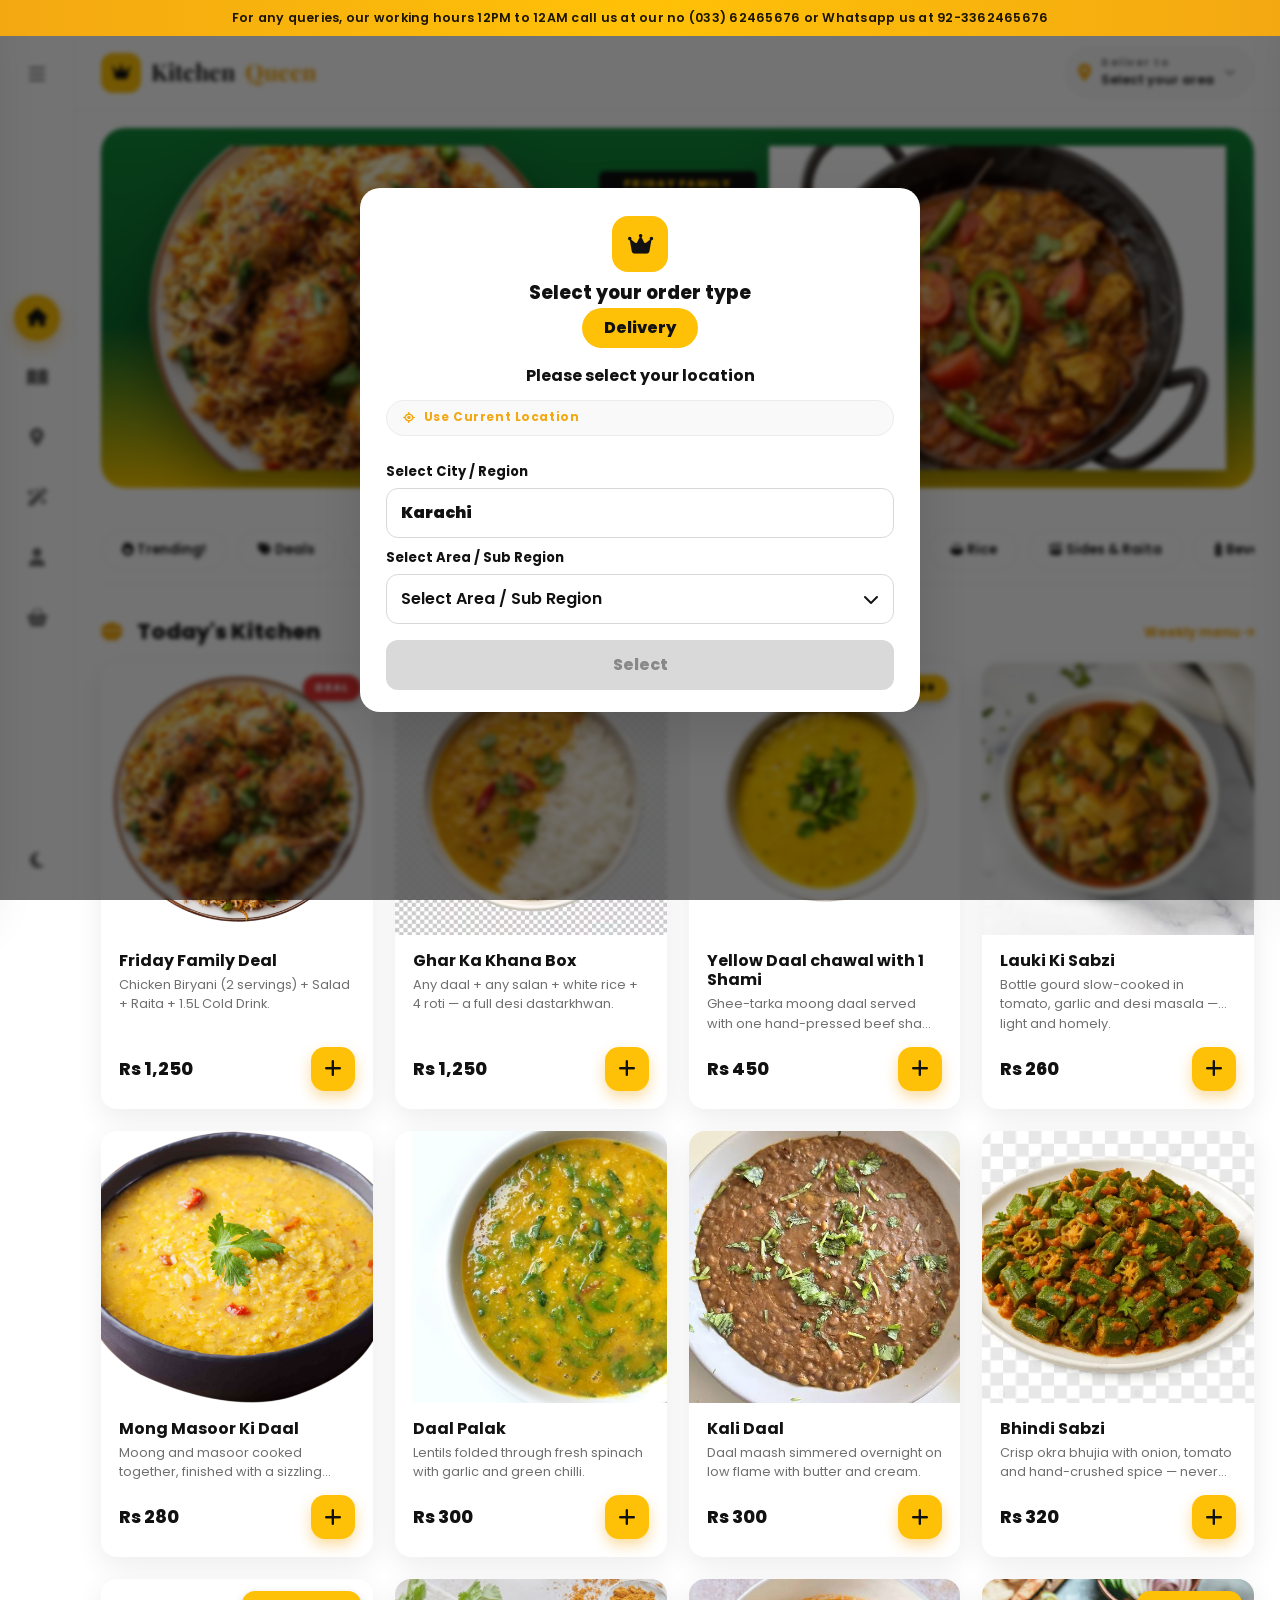
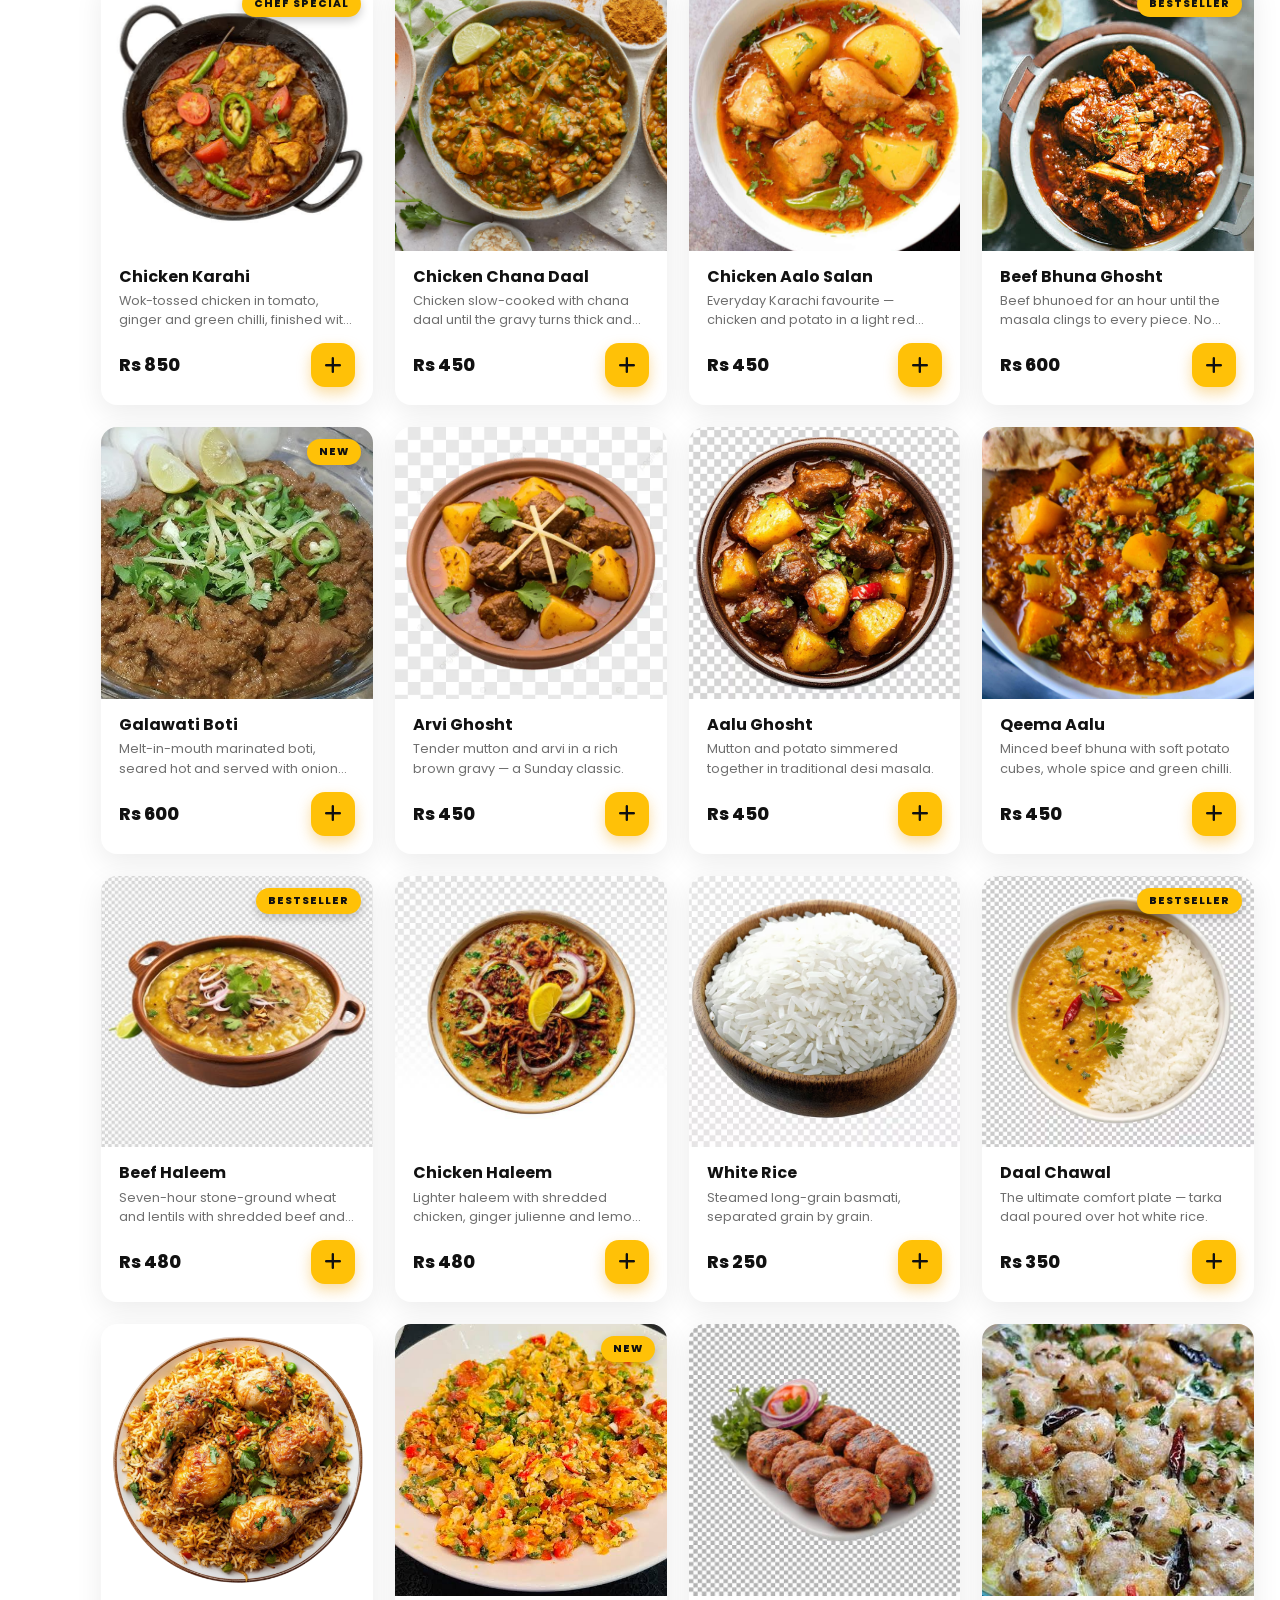
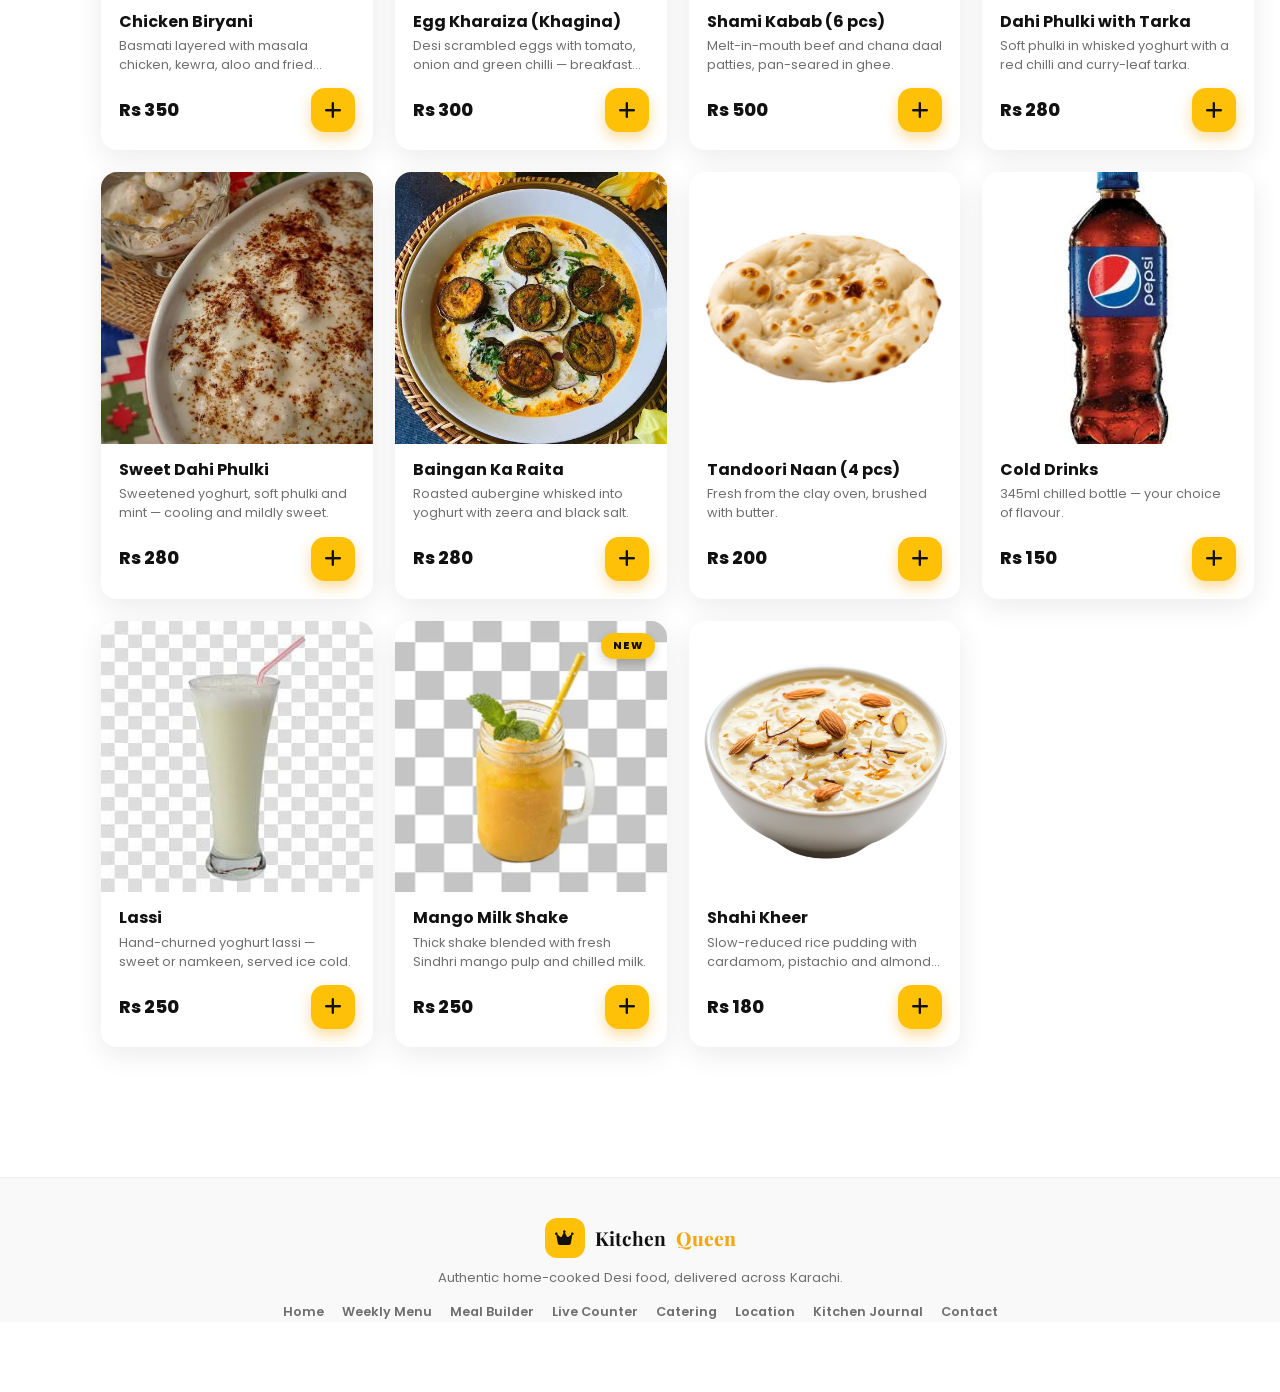
<file: index.html>
<!DOCTYPE html>
<html lang="en">
<head>
<meta charset="UTF-8">
<meta name="viewport" content="width=device-width, initial-scale=1">
<title>Kitchen Queen — Home-Cooked Desi Food Delivery in Karachi</title>
<meta name="description" content="Order authentic home-cooked Pakistani desi food in Karachi. Biryani, karahi, salan and daily fresh thalis delivered hot from Kitchen Queen's home kitchen.">
<link rel="icon" href="favicon.ico">
<link rel="preconnect" href="https://fonts.googleapis.com">
<link rel="preconnect" href="https://fonts.gstatic.com" crossorigin>
<link href="https://fonts.googleapis.com/css2?family=Playfair+Display:wght@600;700;800&family=Poppins:wght@300;400;500;600;700;800&family=Roboto+Mono:wght@400;500;700&display=swap" rel="stylesheet">
<link href="https://cdn.jsdelivr.net/npm/bootstrap@5.3.3/dist/css/bootstrap.min.css" rel="stylesheet">
<link href="https://cdnjs.cloudflare.com/ajax/libs/font-awesome/6.5.2/css/all.min.css" rel="stylesheet">
<link href="assets/css/style.css" rel="stylesheet">
</head>
<body data-page="index">

<nav id="kqRail"></nav>
<header id="kqHeader"></header>

<main class="kq-main">

  <div id="heroCarousel" class="carousel slide kq-hero" data-bs-ride="carousel">
    <div class="carousel-indicators">
      <button type="button" data-bs-target="#heroCarousel" data-bs-slide-to="0" class="active" aria-label="Slide 1"></button>
      <button type="button" data-bs-target="#heroCarousel" data-bs-slide-to="1" aria-label="Slide 2"></button>
      <button type="button" data-bs-target="#heroCarousel" data-bs-slide-to="2" aria-label="Slide 3"></button>
    </div>
    <div class="carousel-inner">
      <div class="carousel-item active">
        <div class="kq-hero-banner hero-gold">
          <img class="hero-food left" src="images/Chicken Biryani.webp" alt="Chicken Biryani">
          <div class="hero-copy">
            <span class="hero-kicker">FRIDAY FAMILY DEAL</span>
            <h1>2x <b>DESI</b><br><b>THALI</b></h1>
            <div class="hero-price"><s>Rs. 1,899</s><strong>Rs. 1,450</strong></div>
          </div>
          <img class="hero-food right" src="images/karahi.jpg" alt="Chicken Karahi">
        </div>
      </div>
      <div class="carousel-item">
        <div class="kq-hero-banner hero-dark">
          <img class="hero-food left" src="images/beef haleem.jpg" alt="Haleem">
          <div class="hero-copy">
            <span class="hero-kicker">WEEKEND SPECIAL</span>
            <h1>SLOW <b>COOKED</b><br><b>HALEEM</b></h1>
            <div class="hero-price"><s>Rs. 460</s><strong>Rs. 400</strong></div>
          </div>
          <img class="hero-food right" src="images/chicken haleem.jpg" alt="Chicken Haleem">
        </div>
      </div>
      <div class="carousel-item">
        <div class="kq-hero-banner hero-warm">
          <img class="hero-food left" src="images/Daal Chawal.jpg" alt="Daal Chawal">
          <div class="hero-copy">
            <span class="hero-kicker">GHAR KA KHANA BOX</span>
            <h1>FULL <b>DESI</b><br><b>BOX</b></h1>
            <div class="hero-price"><s>Rs. 1,290</s><strong>Rs. 999</strong></div>
          </div>
          <img class="hero-food right" src="images/Yellow daal.png" alt="Yellow Daal">
        </div>
      </div>
    </div>
    <button class="carousel-control-prev" type="button" data-bs-target="#heroCarousel" data-bs-slide="prev"><span class="carousel-control-prev-icon"></span><span class="visually-hidden">Previous</span></button>
    <button class="carousel-control-next" type="button" data-bs-target="#heroCarousel" data-bs-slide="next"><span class="carousel-control-next-icon"></span><span class="visually-hidden">Next</span></button>
  </div>

  <div class="kq-cats" id="kqCats"></div>

  <div class="kq-section-head">
    <h2><i class="fa-solid fa-bowl-food"></i> Today's Kitchen</h2>
    <a class="kq-read-more" href="menu.html">Weekly menu <i class="fa-solid fa-arrow-right"></i></a>
  </div>

  <div class="kq-grid" id="kqGrid"></div>

</main>

<footer id="kqFooter"></footer>
<div id="kqShellExtras"></div>

<script src="https://cdn.jsdelivr.net/npm/bootstrap@5.3.3/dist/js/bootstrap.bundle.min.js"></script>
<script src="assets/js/script.js"></script>
</body>
</html>
</file>
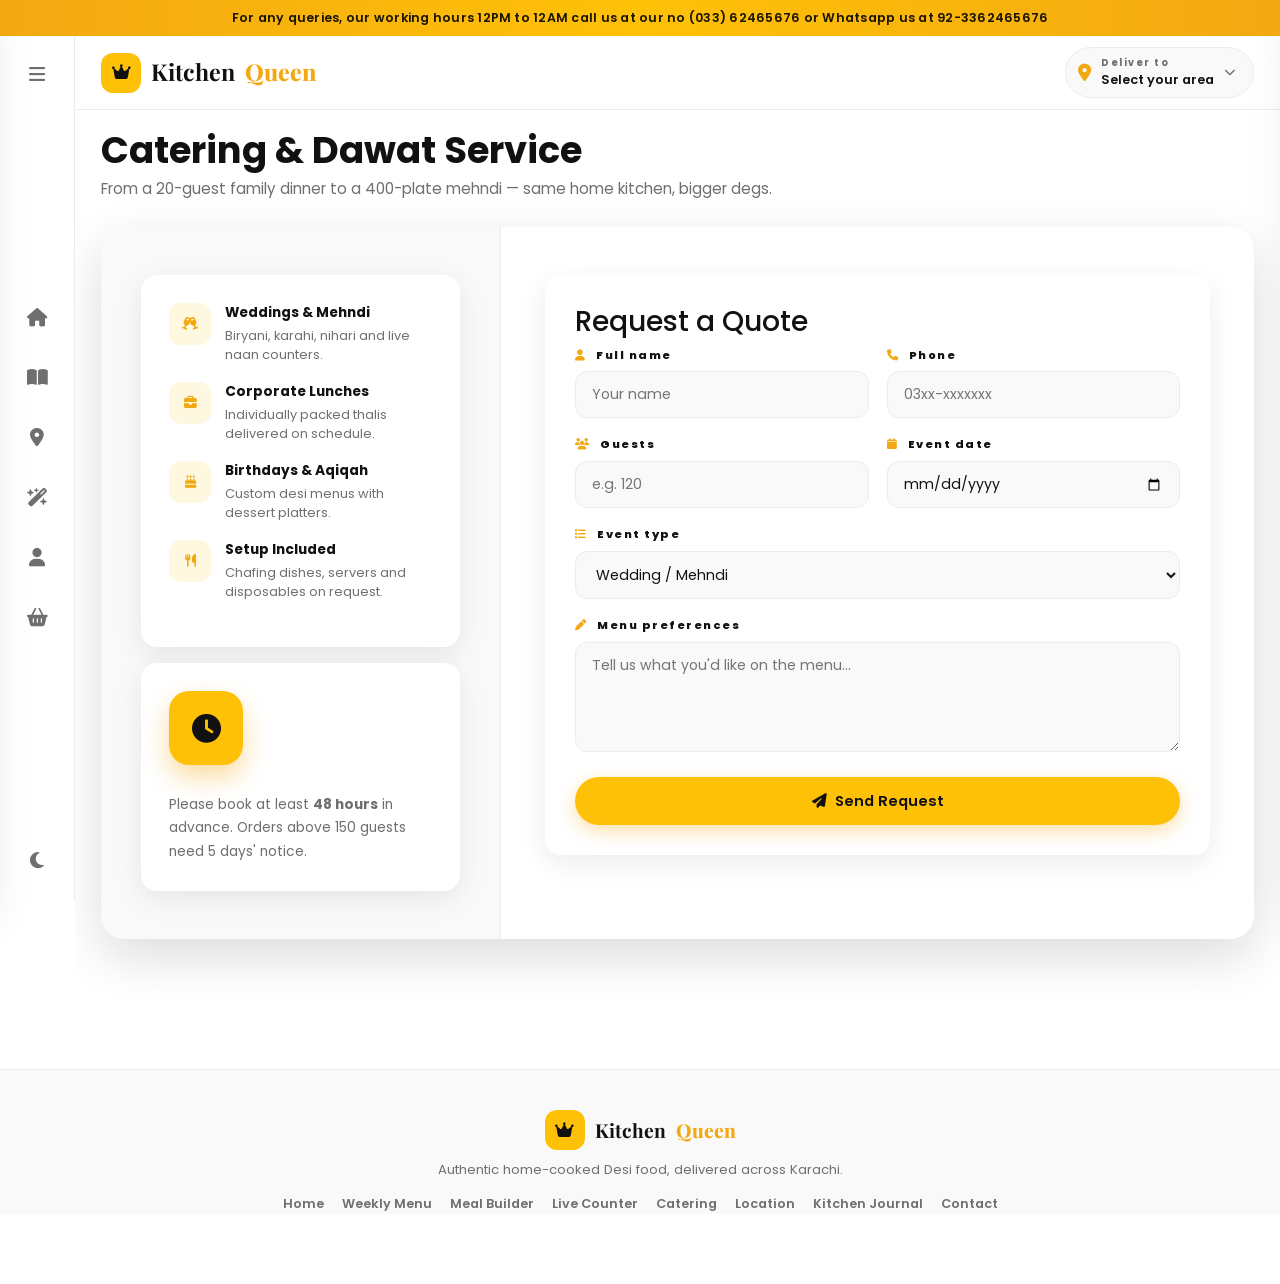
<file: catering.html>
<!DOCTYPE html>
<html lang="en">
<head>
<meta charset="UTF-8">
<meta name="viewport" content="width=device-width, initial-scale=1">
<title>Desi Catering for Events in Karachi — Kitchen Queen</title>
<meta name="description" content="Home-style desi catering for mehndis, dawats, offices and family gatherings across Karachi. Request a custom quote from Kitchen Queen.">
<link rel="icon" href="favicon.ico">
<link rel="preconnect" href="https://fonts.googleapis.com">
<link rel="preconnect" href="https://fonts.gstatic.com" crossorigin>
<link href="https://fonts.googleapis.com/css2?family=Playfair+Display:wght@600;700;800&family=Poppins:wght@300;400;500;600;700;800&family=Roboto+Mono:wght@400;500;700&display=swap" rel="stylesheet">
<link href="https://cdn.jsdelivr.net/npm/bootstrap@5.3.3/dist/css/bootstrap.min.css" rel="stylesheet">
<link href="https://cdnjs.cloudflare.com/ajax/libs/font-awesome/6.5.2/css/all.min.css" rel="stylesheet">
<link href="assets/css/style.css" rel="stylesheet">
</head>
<body data-page="catering">

<nav id="kqRail"></nav>
<header id="kqHeader"></header>

<main class="kq-main">
  <h1 class="kq-page-title">Catering &amp; Dawat Service</h1>
  <p class="kq-page-sub">From a 20-guest family dinner to a 400-plate mehndi — same home kitchen, bigger degs.</p>

  <div class="kq-catering">
    <div class="kq-cater-left">
      <div class="kq-info-card">
        <div class="kq-info-row"><span class="ico"><i class="fa-solid fa-champagne-glasses"></i></span><span><b>Weddings &amp; Mehndi</b><span>Biryani, karahi, nihari and live naan counters.</span></span></div>
        <div class="kq-info-row"><span class="ico"><i class="fa-solid fa-briefcase"></i></span><span><b>Corporate Lunches</b><span>Individually packed thalis delivered on schedule.</span></span></div>
        <div class="kq-info-row"><span class="ico"><i class="fa-solid fa-cake-candles"></i></span><span><b>Birthdays &amp; Aqiqah</b><span>Custom desi menus with dessert platters.</span></span></div>
        <div class="kq-info-row"><span class="ico"><i class="fa-solid fa-utensils"></i></span><span><b>Setup Included</b><span>Chafing dishes, servers and disposables on request.</span></span></div>
      </div>
      <div class="kq-info-card" style="margin-top:16px">
        <div class="kq-cater-ico"><i class="fa-solid fa-clock"></i></div>
        <p style="margin:0;font-size:.86rem">Please book at least <b>48 hours</b> in advance. Orders above 150 guests need 5 days' notice.</p>
      </div>
    </div>

    <div class="kq-cater-right">
      <form class="kq-form-card" id="kqCaterForm" novalidate>
        <h3>Request a Quote</h3>
        <div class="kq-form-2col">
          <div class="kq-field">
            <label for="cname"><i class="fa-solid fa-user"></i> Full name</label>
            <input type="text" id="cname" data-required placeholder="Your name">
            <span class="kq-req-badge">Please enter your name</span>
          </div>
          <div class="kq-field">
            <label for="cphone"><i class="fa-solid fa-phone"></i> Phone</label>
            <input type="tel" id="cphone" data-required data-phone placeholder="03xx-xxxxxxx">
            <span class="kq-req-badge">Enter a valid Pakistani number</span>
          </div>
        </div>
        <div class="kq-form-2col">
          <div class="kq-field">
            <label for="guests"><i class="fa-solid fa-users"></i> Guests</label>
            <input type="number" id="guests" data-required min="10" placeholder="e.g. 120">
            <span class="kq-req-badge">How many guests?</span>
          </div>
          <div class="kq-field">
            <label for="cdate"><i class="fa-solid fa-calendar"></i> Event date</label>
            <input type="date" id="cdate" data-required>
            <span class="kq-req-badge">Pick a date</span>
          </div>
        </div>
        <div class="kq-field">
          <label for="ctype"><i class="fa-solid fa-list"></i> Event type</label>
          <select id="ctype">
            <option>Wedding / Mehndi</option>
            <option>Corporate lunch</option>
            <option>Birthday / Aqiqah</option>
            <option>Family dawat</option>
          </select>
        </div>
        <div class="kq-field">
          <label for="cnotes"><i class="fa-solid fa-pen"></i> Menu preferences</label>
          <textarea id="cnotes" rows="4" placeholder="Tell us what you'd like on the menu..."></textarea>
        </div>
        <button class="kq-btn" type="submit" style="width:100%"><i class="fa-solid fa-paper-plane"></i> Send Request</button>
      </form>
    </div>
  </div>
</main>

<footer id="kqFooter"></footer>
<div id="kqShellExtras"></div>

<script src="https://cdn.jsdelivr.net/npm/bootstrap@5.3.3/dist/js/bootstrap.bundle.min.js"></script>
<script src="assets/js/script.js"></script>
</body>
</html>
</file>
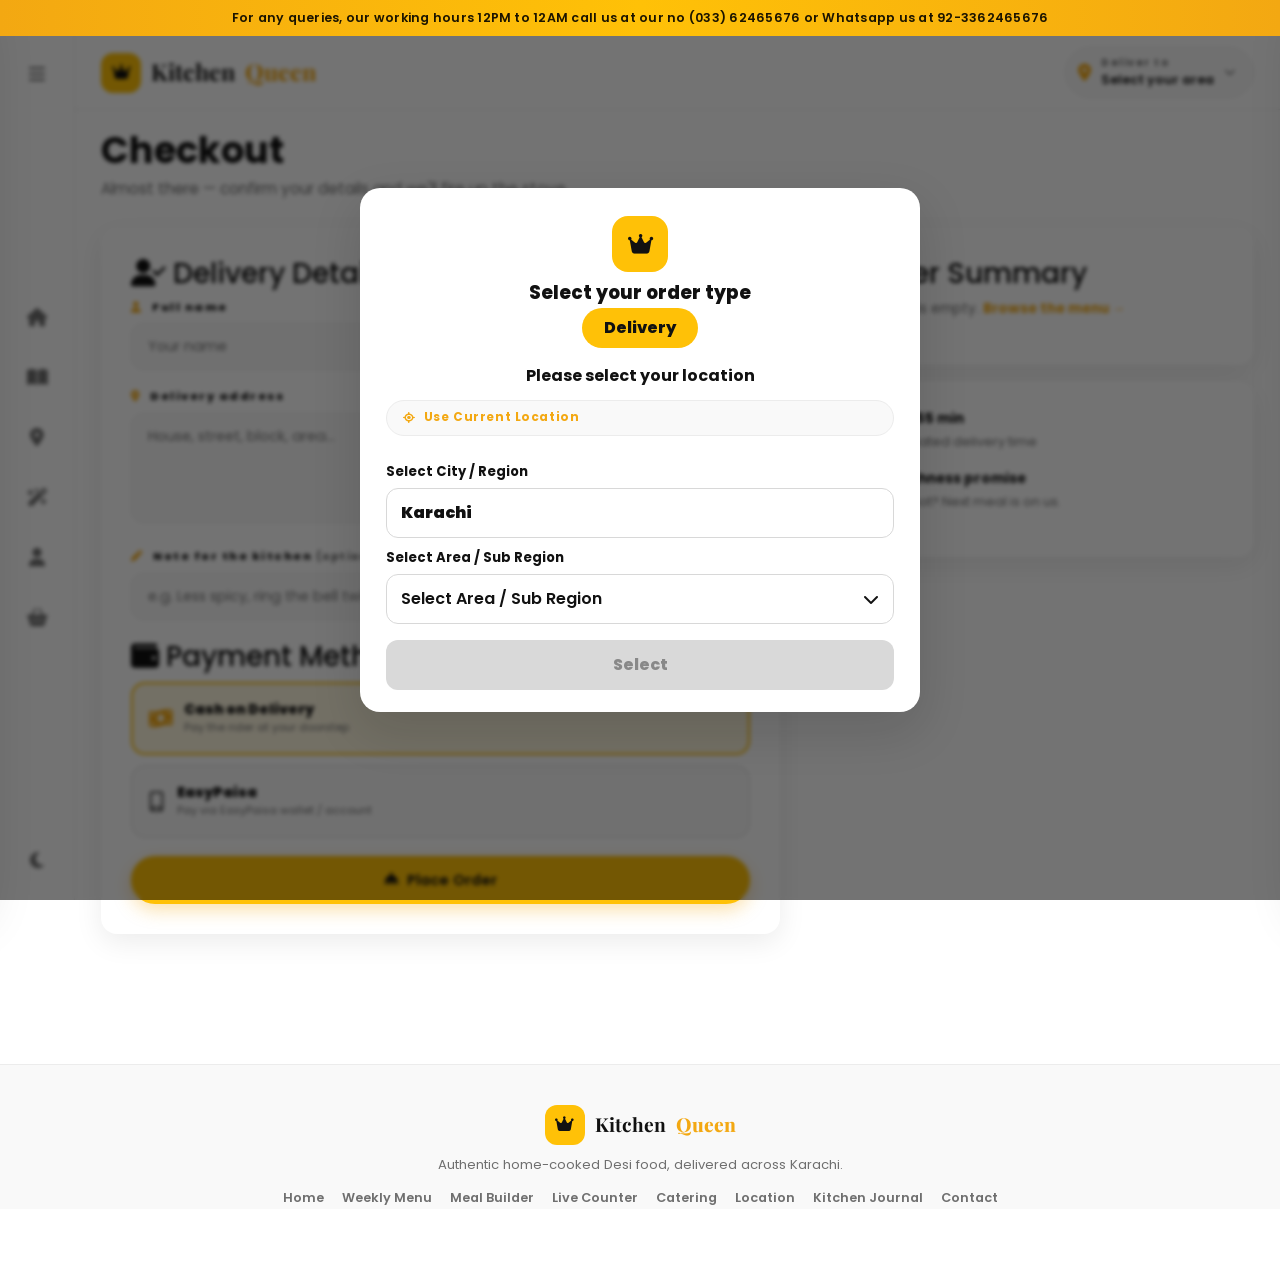
<file: checkout.html>
<!DOCTYPE html>
<html lang="en">
<head>
<meta charset="UTF-8">
<meta name="viewport" content="width=device-width, initial-scale=1">
<title>Checkout — Kitchen Queen Karachi</title>
<meta name="description" content="Review your order, choose Cash on Delivery or EasyPaisa and confirm — hot desi food from Kitchen Queen's Karachi kitchen in 40–55 minutes.">
<link rel="icon" href="favicon.ico">
<link rel="preconnect" href="https://fonts.googleapis.com">
<link rel="preconnect" href="https://fonts.gstatic.com" crossorigin>
<link href="https://fonts.googleapis.com/css2?family=Playfair+Display:wght@600;700;800&family=Poppins:wght@300;400;500;600;700;800&family=Roboto+Mono:wght@400;500;700&display=swap" rel="stylesheet">
<link href="https://cdn.jsdelivr.net/npm/bootstrap@5.3.3/dist/css/bootstrap.min.css" rel="stylesheet">
<link href="https://cdnjs.cloudflare.com/ajax/libs/font-awesome/6.5.2/css/all.min.css" rel="stylesheet">
<link href="assets/css/style.css" rel="stylesheet">
<style>
  .kq-easypaisa-box {
    margin-top: 14px;
    padding: 14px 16px;
    border-radius: 14px;
    background: linear-gradient(135deg, #f0f9f0 0%, #e8f5e9 100%);
    border: 1px solid #c8e6c9;
  }
  body.dark .kq-easypaisa-box {
    background: linear-gradient(135deg, #1a2e1a 0%, #1e2a1e 100%);
    border-color: #2e4a2e;
  }
  .kq-ep-note {
    font-size: 0.78rem;
    color: var(--muted);
    margin: 10px 0 0;
    line-height: 1.45;
  }
  .kq-ep-note i { color: #2e7d32; margin-right: 6px; }
  .kq-receipt-actions {
    display: flex;
    gap: 10px;
    justify-content: center;
    margin-top: 18px;
    flex-wrap: wrap;
  }
  .kq-receipt-actions .kq-btn {
    min-width: 140px;
  }
  .kq-btn-outline {
    background: transparent !important;
    border: 2px solid var(--yellow);
    color: var(--yellow-2) !important;
  }
  .kq-btn-outline:hover {
    background: var(--yellow-soft) !important;
  }
  .kq-btn-danger {
    background: #c62828 !important;
    border-color: #c62828 !important;
  }
  .kq-btn-danger:hover {
    background: #b71c1c !important;
  }
  .kq-paper .r-pay {
    text-align: center;
    font-size: 0.78rem;
    margin: 8px 0;
    padding: 6px 10px;
    background: #f5f5f5;
    border-radius: 6px;
    font-weight: 600;
  }
  body.dark .kq-paper .r-pay { background: #2a2a2a; }
  .kq-paper .r-thanks {
    text-align: center;
    font-size: 0.82rem;
    margin: 12px 0 6px;
    line-height: 1.5;
  }
  .kq-paper .r-footer-note {
    text-align: center;
    font-size: 0.68rem;
    color: #888;
    margin-top: 8px;
  }
</style>
</head>
<body data-page="checkout">

<nav id="kqRail"></nav>
<header id="kqHeader"></header>

<main class="kq-main">
  <h1 class="kq-page-title">Checkout</h1>
  <p class="kq-page-sub">Almost there — confirm your details and we'll fire up the stove.</p>

  <div class="kq-checkout-grid">
    <div>
      <form class="kq-form-card" id="kqCheckoutForm" novalidate>
        <h3><i class="fa-solid fa-user-check"></i> Delivery Details</h3>
        <div class="kq-form-2col">
          <div class="kq-field">
            <label for="fullname"><i class="fa-solid fa-user"></i> Full name</label>
            <input type="text" id="fullname" data-required placeholder="Your name">
            <span class="kq-req-badge">Please enter your name</span>
          </div>
          <div class="kq-field">
            <label for="phone"><i class="fa-solid fa-phone"></i> Phone</label>
            <input type="tel" id="phone" data-required data-phone placeholder="03xx-xxxxxxx">
            <span class="kq-req-badge">Enter a valid Pakistani number</span>
          </div>
        </div>
        <div class="kq-field">
          <label for="address"><i class="fa-solid fa-location-dot"></i> Delivery address</label>
          <textarea id="address" rows="2" data-required placeholder="House, street, block, area..."></textarea>
          <span class="kq-req-badge">Where should we deliver?</span>
        </div>
        <div class="kq-field">
          <label for="note"><i class="fa-solid fa-pen"></i> Note for the kitchen <small style="color:var(--muted)">(optional)</small></label>
          <input type="text" id="note" placeholder="e.g. Less spicy, ring the bell twice">
        </div>

        <h3 style="margin-top:20px"><i class="fa-solid fa-wallet"></i> Payment Method</h3>
        <div class="kq-pay-grid">
          <button type="button" class="kq-pay-opt selected" data-pay="cod">
            <i class="fa-solid fa-money-bill-wave"></i>
            <span><b>Cash on Delivery</b><small>Pay the rider at your doorstep</small></span>
          </button>
          <button type="button" class="kq-pay-opt" data-pay="easypaisa">
            <i class="fa-solid fa-mobile-screen"></i>
            <span><b>EasyPaisa</b><small>Pay via EasyPaisa wallet / account</small></span>
          </button>
        </div>

        <div id="kqEasyPaisaFields" class="kq-easypaisa-box" hidden>
          <div class="kq-field">
            <label for="epNumber"><i class="fa-solid fa-mobile-alt"></i> EasyPaisa Account / Mobile Number</label>
            <input type="tel" id="epNumber" placeholder="03xx-xxxxxxx" data-phone>
            <span class="kq-req-badge">Enter a valid EasyPaisa number</span>
          </div>
          <div class="kq-field">
            <label for="epName"><i class="fa-solid fa-user"></i> Account Holder Name <small style="color:var(--muted)">(optional)</small></label>
            <input type="text" id="epName" placeholder="Name registered on EasyPaisa">
          </div>
          <p class="kq-ep-note"><i class="fa-solid fa-circle-info"></i> After placing the order our team will send a payment request to this EasyPaisa number. Please keep the app open and complete the payment within 10 minutes.</p>
        </div>

        <button class="kq-btn" type="submit" style="width:100%;margin-top:18px"><i class="fa-solid fa-bell-concierge"></i> Place Order</button>
      </form>
    </div>

    <aside>
      <div class="kq-form-card">
        <h3><i class="fa-solid fa-receipt"></i> Order Summary</h3>
        <div id="kqOrderLines"></div>
      </div>
      <div class="kq-info-card" style="margin-top:16px">
        <div class="kq-info-row"><span class="ico"><i class="fa-solid fa-stopwatch"></i></span><span><b>40–55 min</b><span>Estimated delivery time</span></span></div>
        <div class="kq-info-row"><span class="ico"><i class="fa-solid fa-shield-halved"></i></span><span><b>Freshness promise</b><span>Not hot? Next meal is on us.</span></span></div>
      </div>
    </aside>
  </div>

  <div class="kq-receipt-stage" id="kqReceiptStage" hidden>
    <div class="kq-printer">
      <div class="kq-printer-head">
        <div class="kq-print-status" id="kqPrintStatus"><span class="kq-live-dot"></span><span>PRINTING ORDER <b id="kqOrderNo">KQ-000000</b> · <b id="kqPrintTotal">Rs 0</b></span></div>
        <div class="kq-printer-slot"></div>
      </div>
      <div class="kq-paper" id="kqPaper"></div>
    </div>
    <div class="kq-receipt-actions" id="kqReceiptActions" hidden>
      <button type="button" class="kq-btn kq-btn-outline" id="kqPrintBtn"><i class="fa-solid fa-print"></i> Print Receipt</button>
      <button type="button" class="kq-btn kq-btn-danger" id="kqCancelOrderBtn"><i class="fa-solid fa-ban"></i> Cancel Order</button>
      <a href="index.html" class="kq-btn"><i class="fa-solid fa-house"></i> Back to Menu</a>
    </div>
  </div>
</main>

<footer id="kqFooter"></footer>
<div id="kqShellExtras"></div>

<script src="https://cdn.jsdelivr.net/npm/bootstrap@5.3.3/dist/js/bootstrap.bundle.min.js"></script>
<script src="assets/js/script.js"></script>
</body>
</html>
</file>
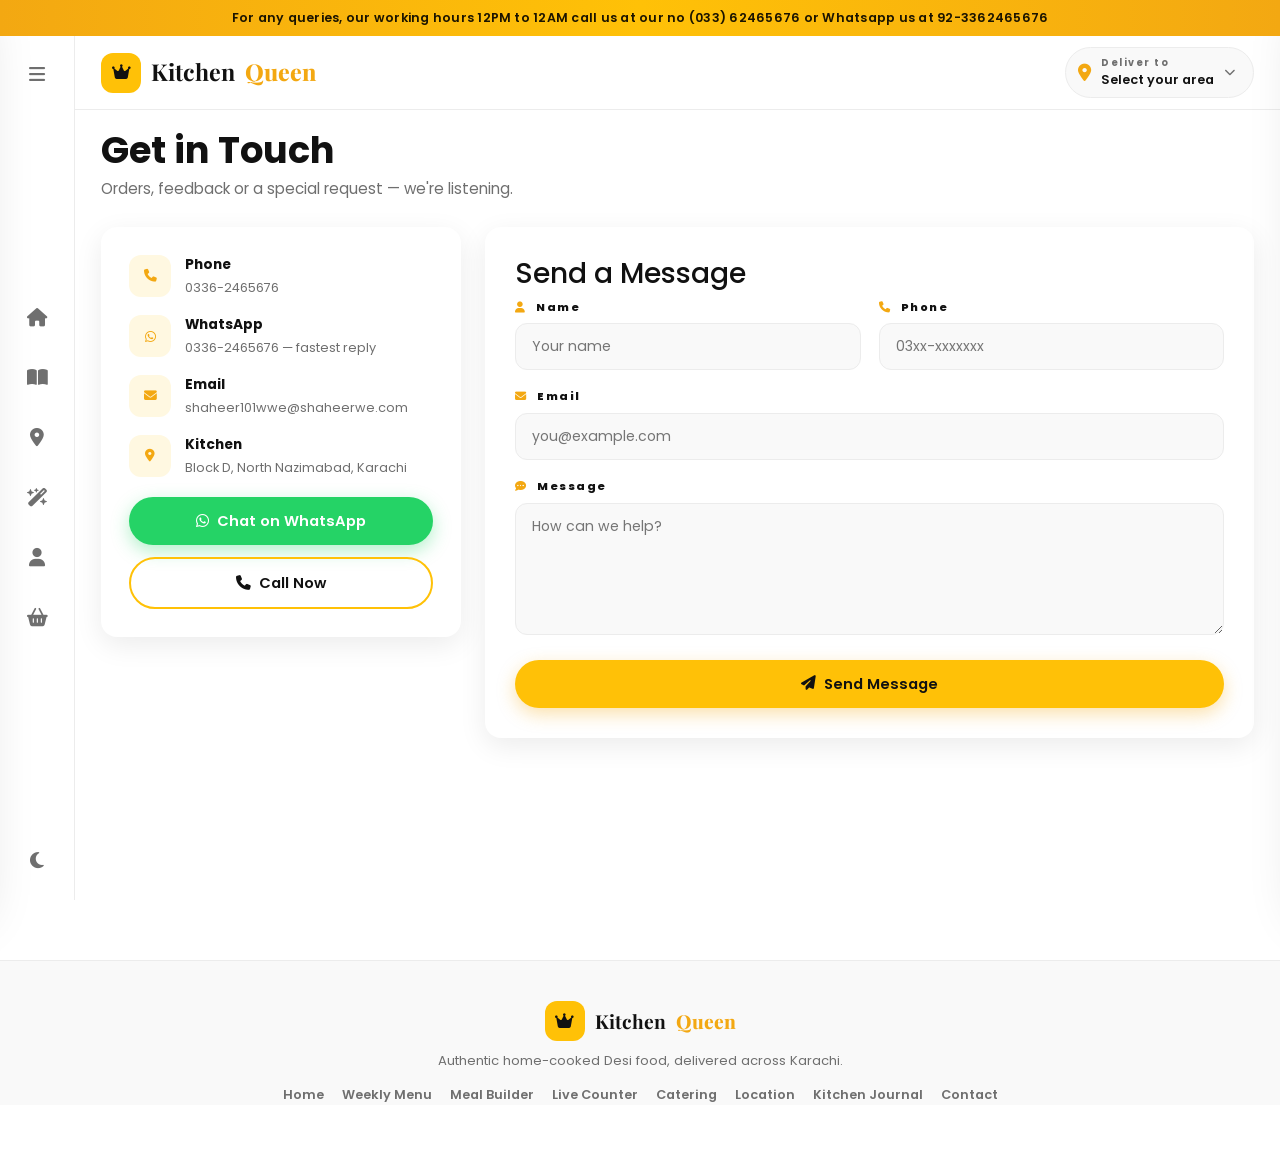
<file: contact.html>
<!DOCTYPE html>
<html lang="en">
<head>
<meta charset="UTF-8">
<meta name="viewport" content="width=device-width, initial-scale=1">
<title>Contact Kitchen Queen — Karachi Home Kitchen</title>
<meta name="description" content="Call, WhatsApp or message Kitchen Queen for orders, feedback and catering enquiries in Karachi. We reply within the hour.">
<link rel="icon" href="favicon.ico">
<link rel="preconnect" href="https://fonts.googleapis.com">
<link rel="preconnect" href="https://fonts.gstatic.com" crossorigin>
<link href="https://fonts.googleapis.com/css2?family=Playfair+Display:wght@600;700;800&family=Poppins:wght@300;400;500;600;700;800&family=Roboto+Mono:wght@400;500;700&display=swap" rel="stylesheet">
<link href="https://cdn.jsdelivr.net/npm/bootstrap@5.3.3/dist/css/bootstrap.min.css" rel="stylesheet">
<link href="https://cdnjs.cloudflare.com/ajax/libs/font-awesome/6.5.2/css/all.min.css" rel="stylesheet">
<link href="assets/css/style.css" rel="stylesheet">
</head>
<body data-page="contact">

<nav id="kqRail"></nav>
<header id="kqHeader"></header>

<main class="kq-main">
  <h1 class="kq-page-title">Get in Touch</h1>
  <p class="kq-page-sub">Orders, feedback or a special request — we're listening.</p>

  <div class="kq-contact-grid">
    <div>
      <div class="kq-info-card">
        <div class="kq-info-row"><span class="ico"><i class="fa-solid fa-phone"></i></span><span><b>Phone</b><span>0336-2465676</span></span></div>
        <div class="kq-info-row"><span class="ico"><i class="fa-brands fa-whatsapp"></i></span><span><b>WhatsApp</b><span>0336-2465676 — fastest reply</span></span></div>
        <div class="kq-info-row"><span class="ico"><i class="fa-solid fa-envelope"></i></span><span><b>Email</b><span>shaheer101wwe@shaheerwe.com</span></span></div>
        <div class="kq-info-row"><span class="ico"><i class="fa-solid fa-location-dot"></i></span><span><b>Kitchen</b><span>Block D, North Nazimabad, Karachi</span></span></div>
        <div class="kq-contact-actions">
          <a class="kq-btn kq-btn-whatsapp" href="https://wa.me/923362465676"><i class="fa-brands fa-whatsapp"></i> Chat on WhatsApp</a>
          <a class="kq-btn kq-btn-outline" href="tel:03362465676"><i class="fa-solid fa-phone"></i> Call Now</a>
        </div>
      </div>
    </div>

    <form class="kq-form-card" id="kqContactForm" novalidate>
      <h3>Send a Message</h3>
      <div class="kq-form-2col">
        <div class="kq-field">
          <label for="name"><i class="fa-solid fa-user"></i> Name</label>
          <input type="text" id="name" data-required placeholder="Your name">
          <span class="kq-req-badge">Please enter your name</span>
        </div>
        <div class="kq-field">
          <label for="phone"><i class="fa-solid fa-phone"></i> Phone</label>
          <input type="tel" id="phone" data-required data-phone placeholder="03xx-xxxxxxx">
          <span class="kq-req-badge">Enter a valid Pakistani number</span>
        </div>
      </div>
      <div class="kq-field">
        <label for="email"><i class="fa-solid fa-envelope"></i> Email</label>
        <input type="email" id="email" data-required placeholder="you@example.com">
        <span class="kq-req-badge">Enter a valid email</span>
      </div>
      <div class="kq-field">
        <label for="msg"><i class="fa-solid fa-comment-dots"></i> Message</label>
        <textarea id="msg" rows="5" data-required placeholder="How can we help?"></textarea>
        <span class="kq-req-badge">Please write a message</span>
      </div>
      <button class="kq-btn" type="submit" style="width:100%"><i class="fa-solid fa-paper-plane"></i> Send Message</button>
    </form>
  </div>
</main>

<footer id="kqFooter"></footer>
<div id="kqShellExtras"></div>

<script src="https://cdn.jsdelivr.net/npm/bootstrap@5.3.3/dist/js/bootstrap.bundle.min.js"></script>
<script src="assets/js/script.js"></script>
</body>
</html>
</file>
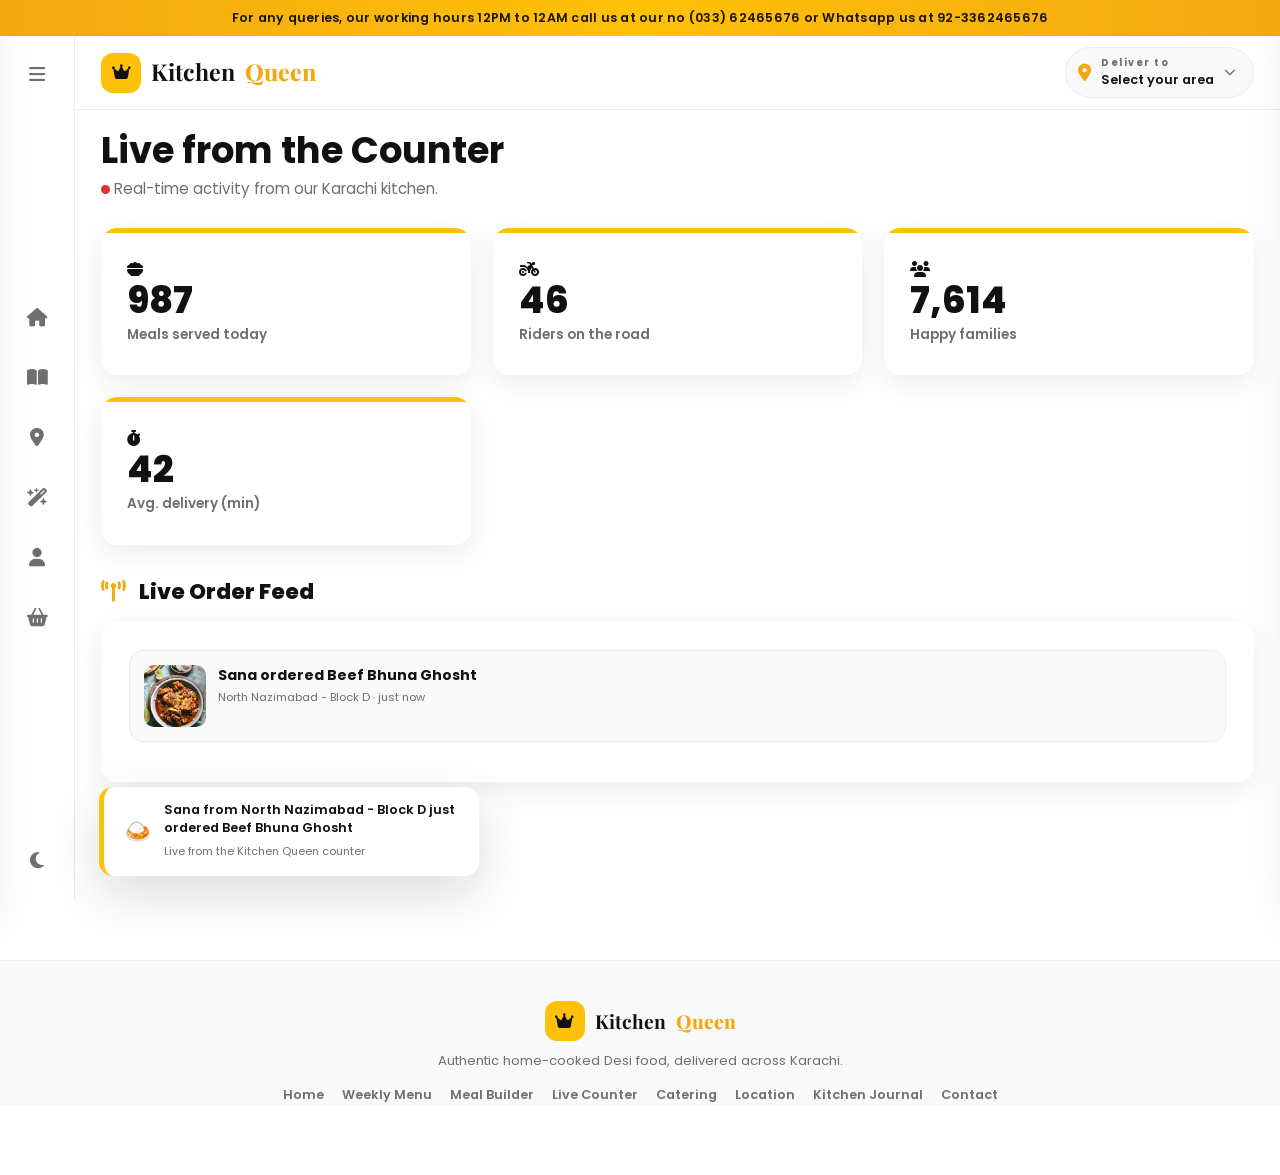
<file: live-counter.html>
<!DOCTYPE html>
<html lang="en">
<head>
<meta charset="UTF-8">
<meta name="viewport" content="width=device-width, initial-scale=1">
<title>Live Order Counter — Kitchen Queen Karachi</title>
<meta name="description" content="Watch Kitchen Queen's kitchen in real time — live orders, meals served today and delivery stats across Karachi.">
<link rel="icon" href="favicon.ico">
<link rel="preconnect" href="https://fonts.googleapis.com">
<link rel="preconnect" href="https://fonts.gstatic.com" crossorigin>
<link href="https://fonts.googleapis.com/css2?family=Playfair+Display:wght@600;700;800&family=Poppins:wght@300;400;500;600;700;800&family=Roboto+Mono:wght@400;500;700&display=swap" rel="stylesheet">
<link href="https://cdn.jsdelivr.net/npm/bootstrap@5.3.3/dist/css/bootstrap.min.css" rel="stylesheet">
<link href="https://cdnjs.cloudflare.com/ajax/libs/font-awesome/6.5.2/css/all.min.css" rel="stylesheet">
<link href="assets/css/style.css" rel="stylesheet">
</head>
<body data-page="live-counter">

<nav id="kqRail"></nav>
<header id="kqHeader"></header>

<main class="kq-main">
  <h1 class="kq-page-title">Live from the Counter</h1>
  <p class="kq-page-sub"><span class="kq-live-dot"></span> Real-time activity from our Karachi kitchen.</p>

  <div class="kq-stats">
    <div class="kq-stat-card"><i class="fa-solid fa-bowl-food"></i><div class="kq-stat-num" data-count="1284">0</div><div class="kq-stat-label">Meals served today</div></div>
    <div class="kq-stat-card"><i class="fa-solid fa-motorcycle"></i><div class="kq-stat-num" data-count="46">0</div><div class="kq-stat-label">Riders on the road</div></div>
    <div class="kq-stat-card"><i class="fa-solid fa-users"></i><div class="kq-stat-num" data-count="9720">0</div><div class="kq-stat-label">Happy families</div></div>
    <div class="kq-stat-card"><i class="fa-solid fa-stopwatch"></i><div class="kq-stat-num" data-count="42">0</div><div class="kq-stat-label">Avg. delivery (min)</div></div>
  </div>

  <div class="kq-section-head"><h2><i class="fa-solid fa-tower-broadcast"></i> Live Order Feed</h2></div>
  <div class="kq-info-card"><div id="kqFeed"></div></div>
</main>

<div class="kq-ticker" id="kqTicker"></div>

<footer id="kqFooter"></footer>
<div id="kqShellExtras"></div>

<script src="https://cdn.jsdelivr.net/npm/bootstrap@5.3.3/dist/js/bootstrap.bundle.min.js"></script>
<script src="assets/js/script.js"></script>
</body>
</html>
</file>
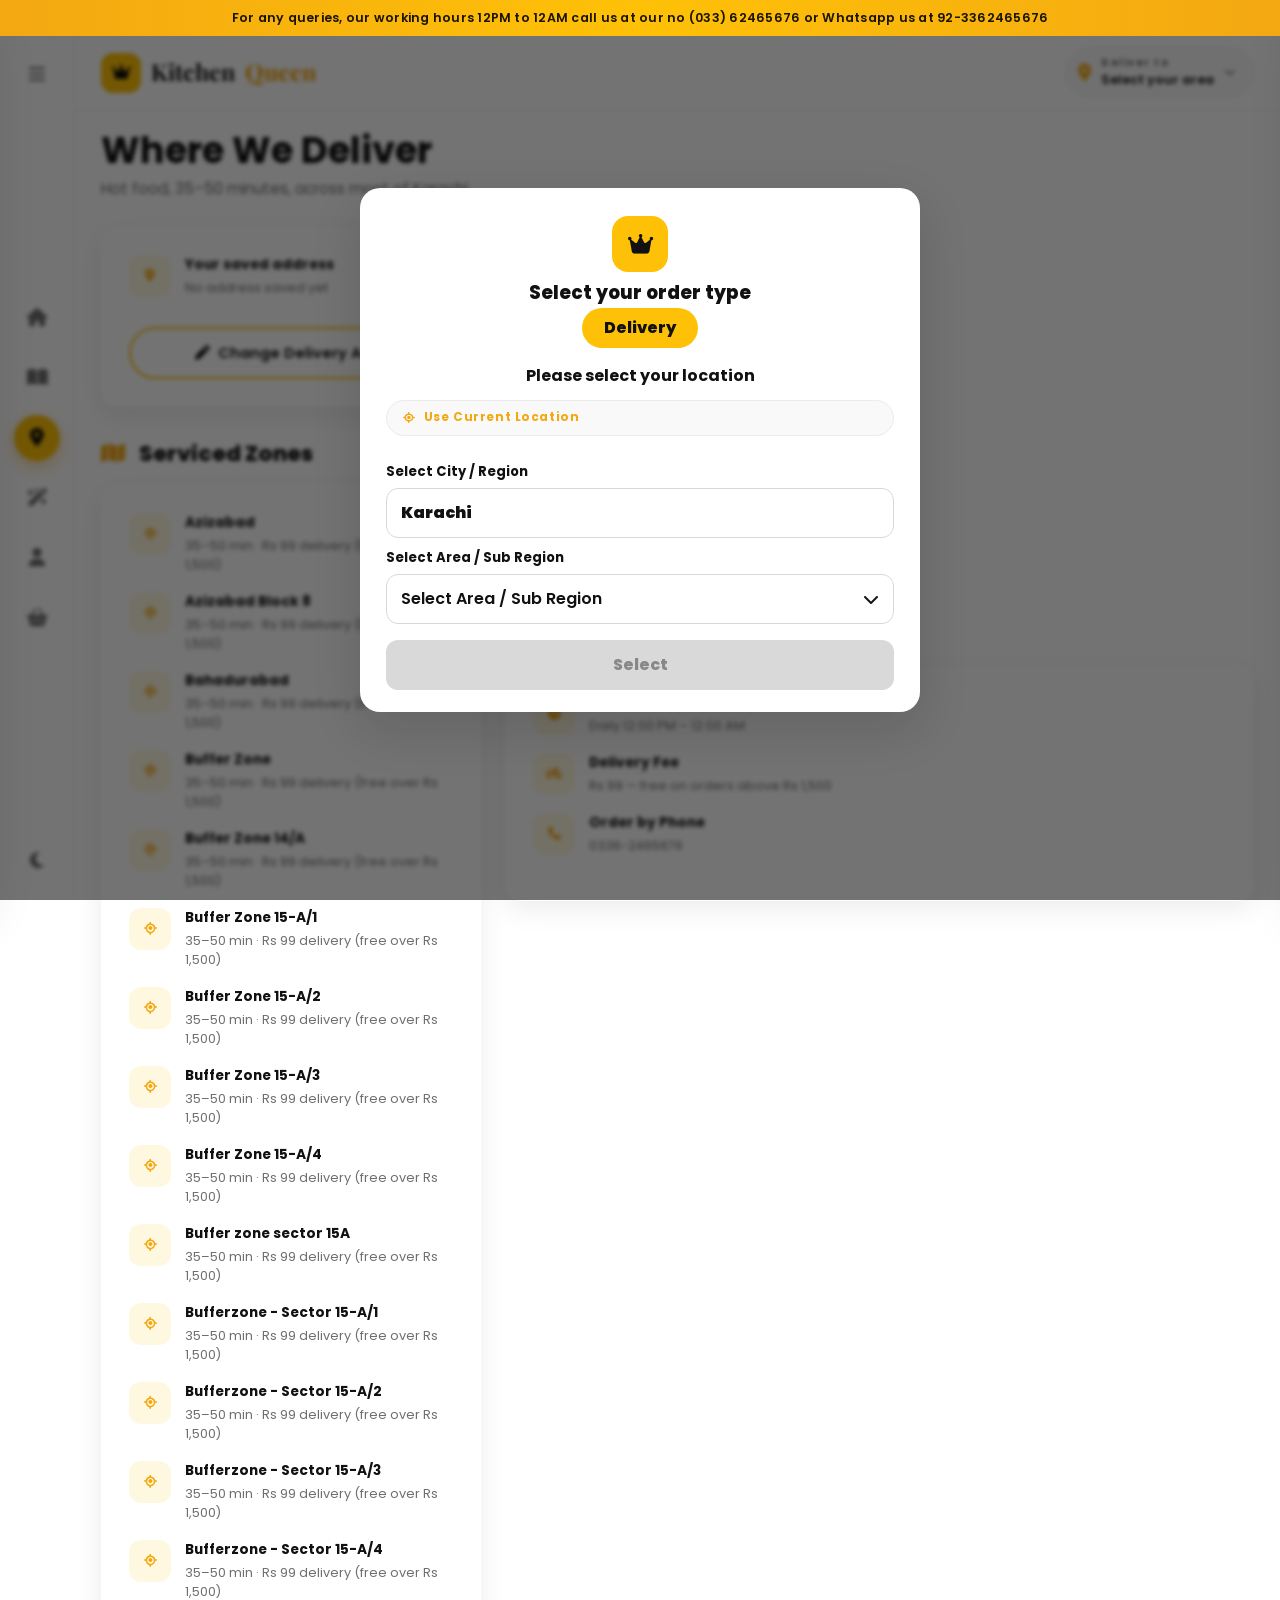
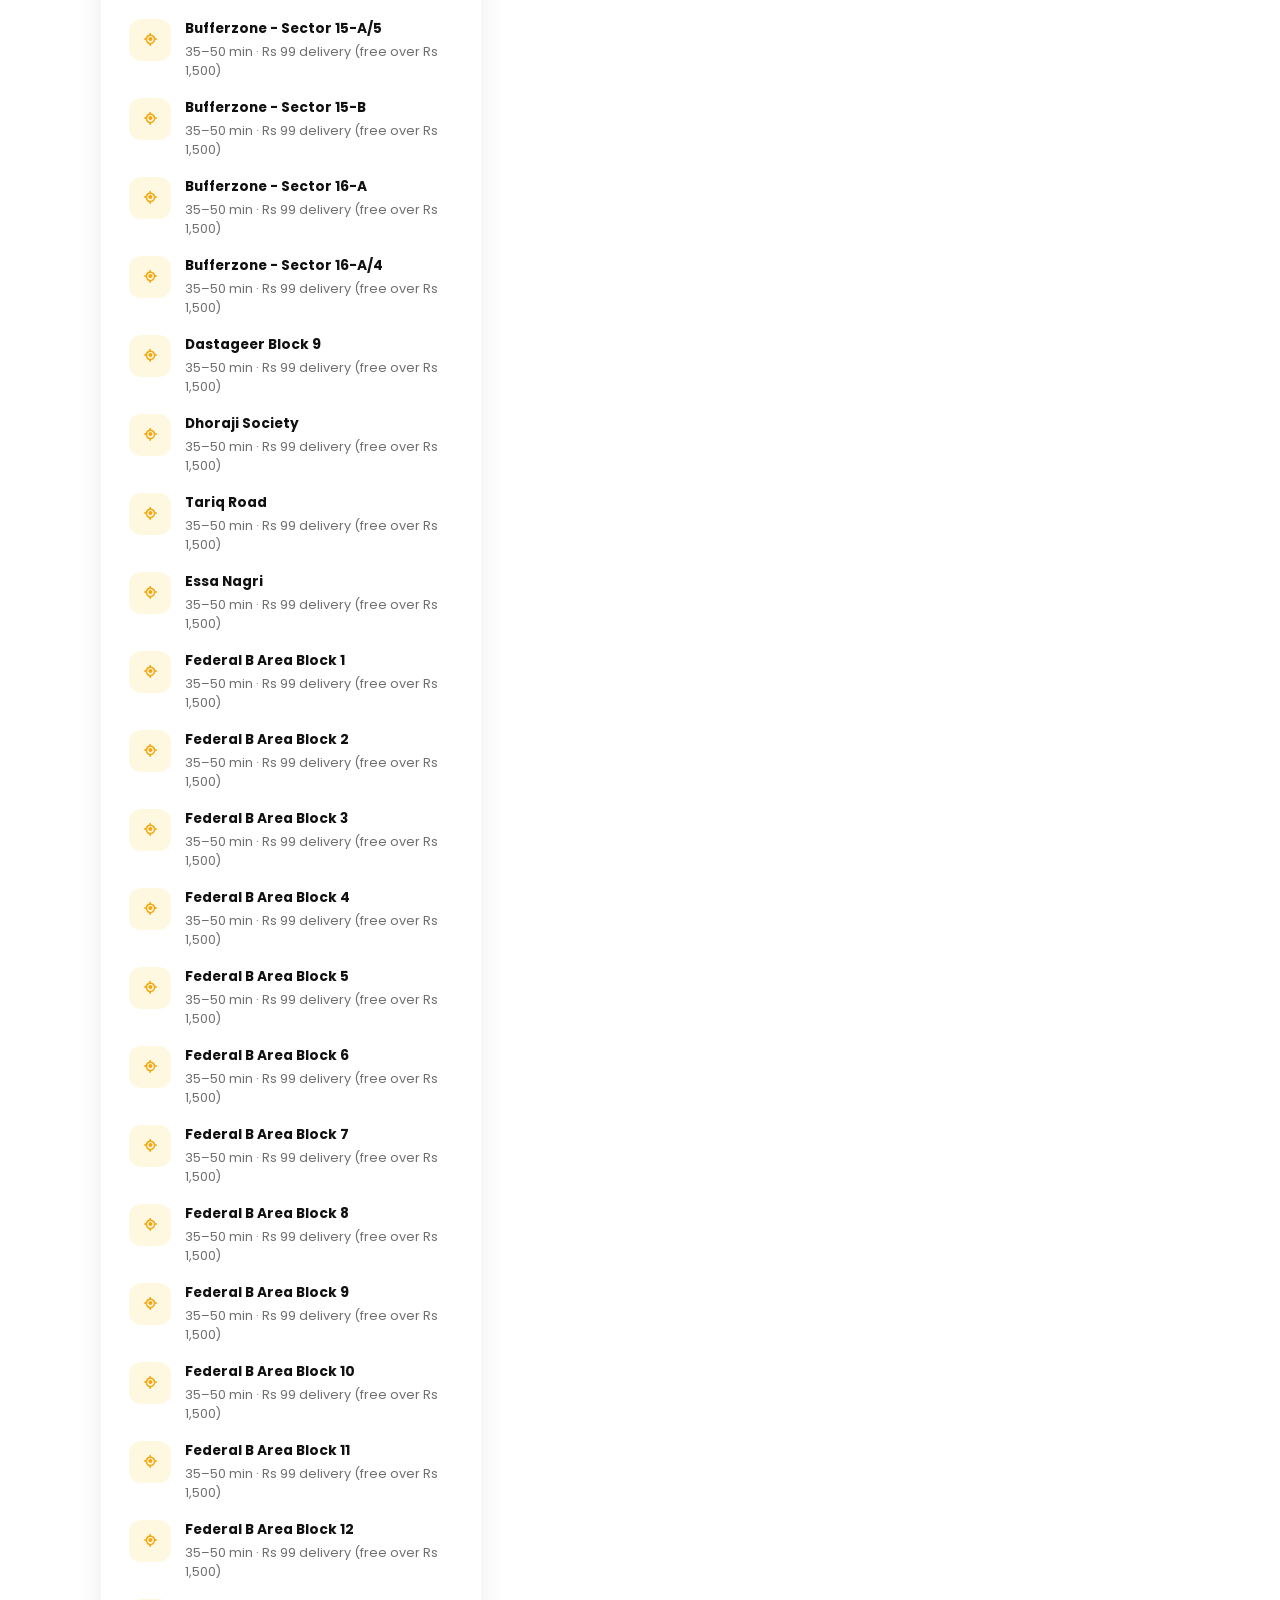
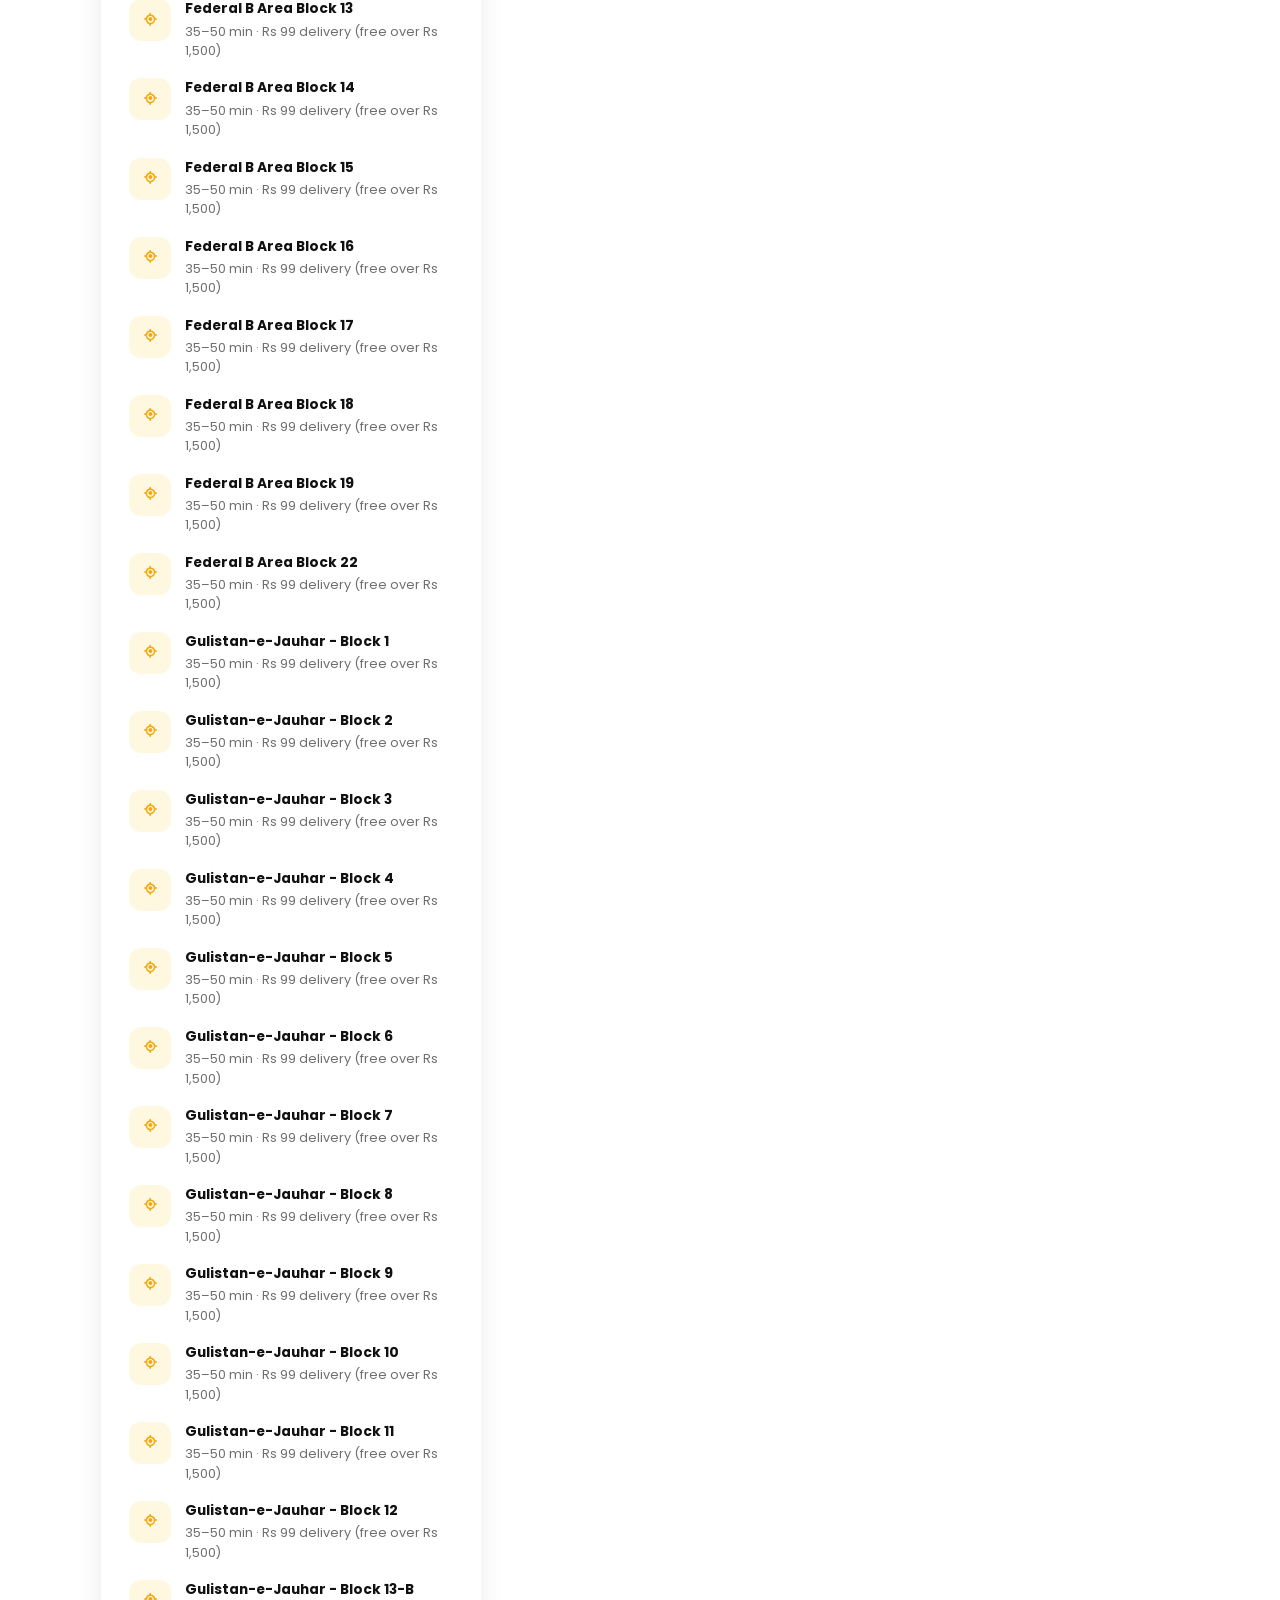
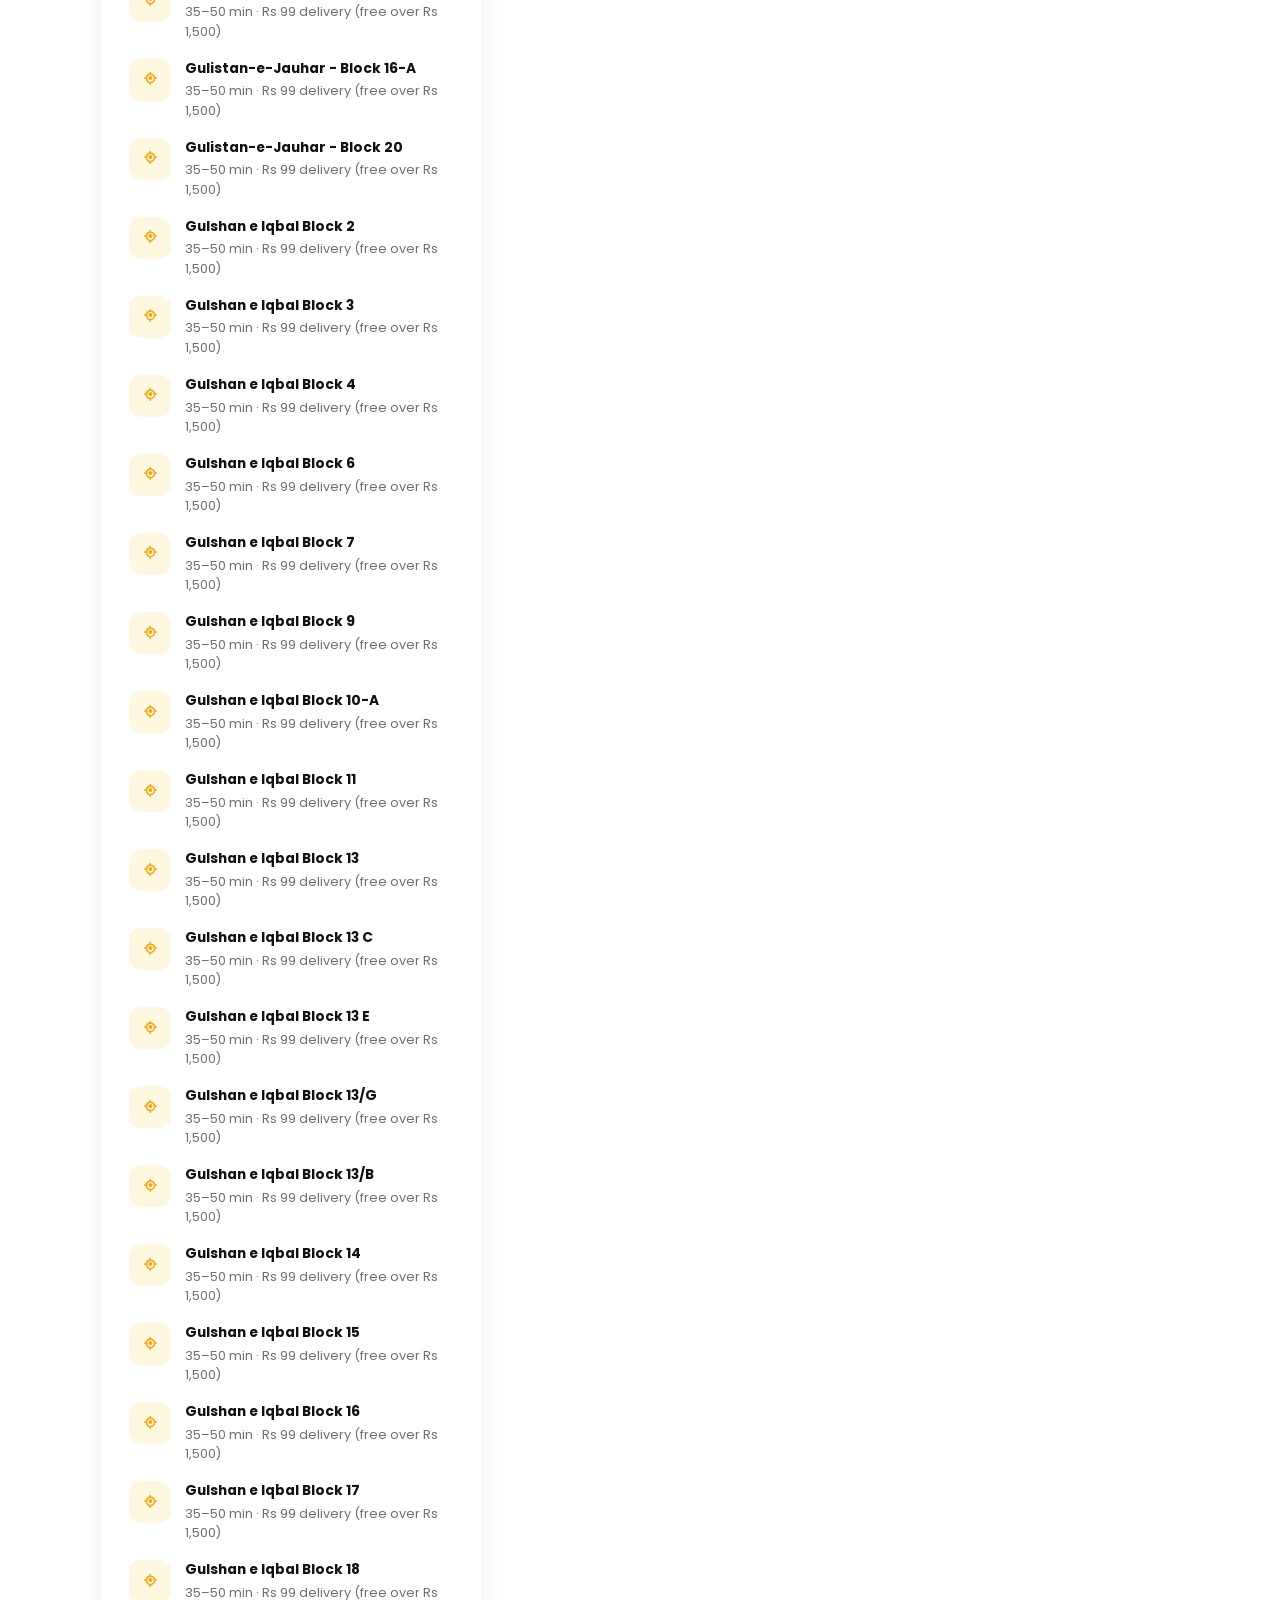
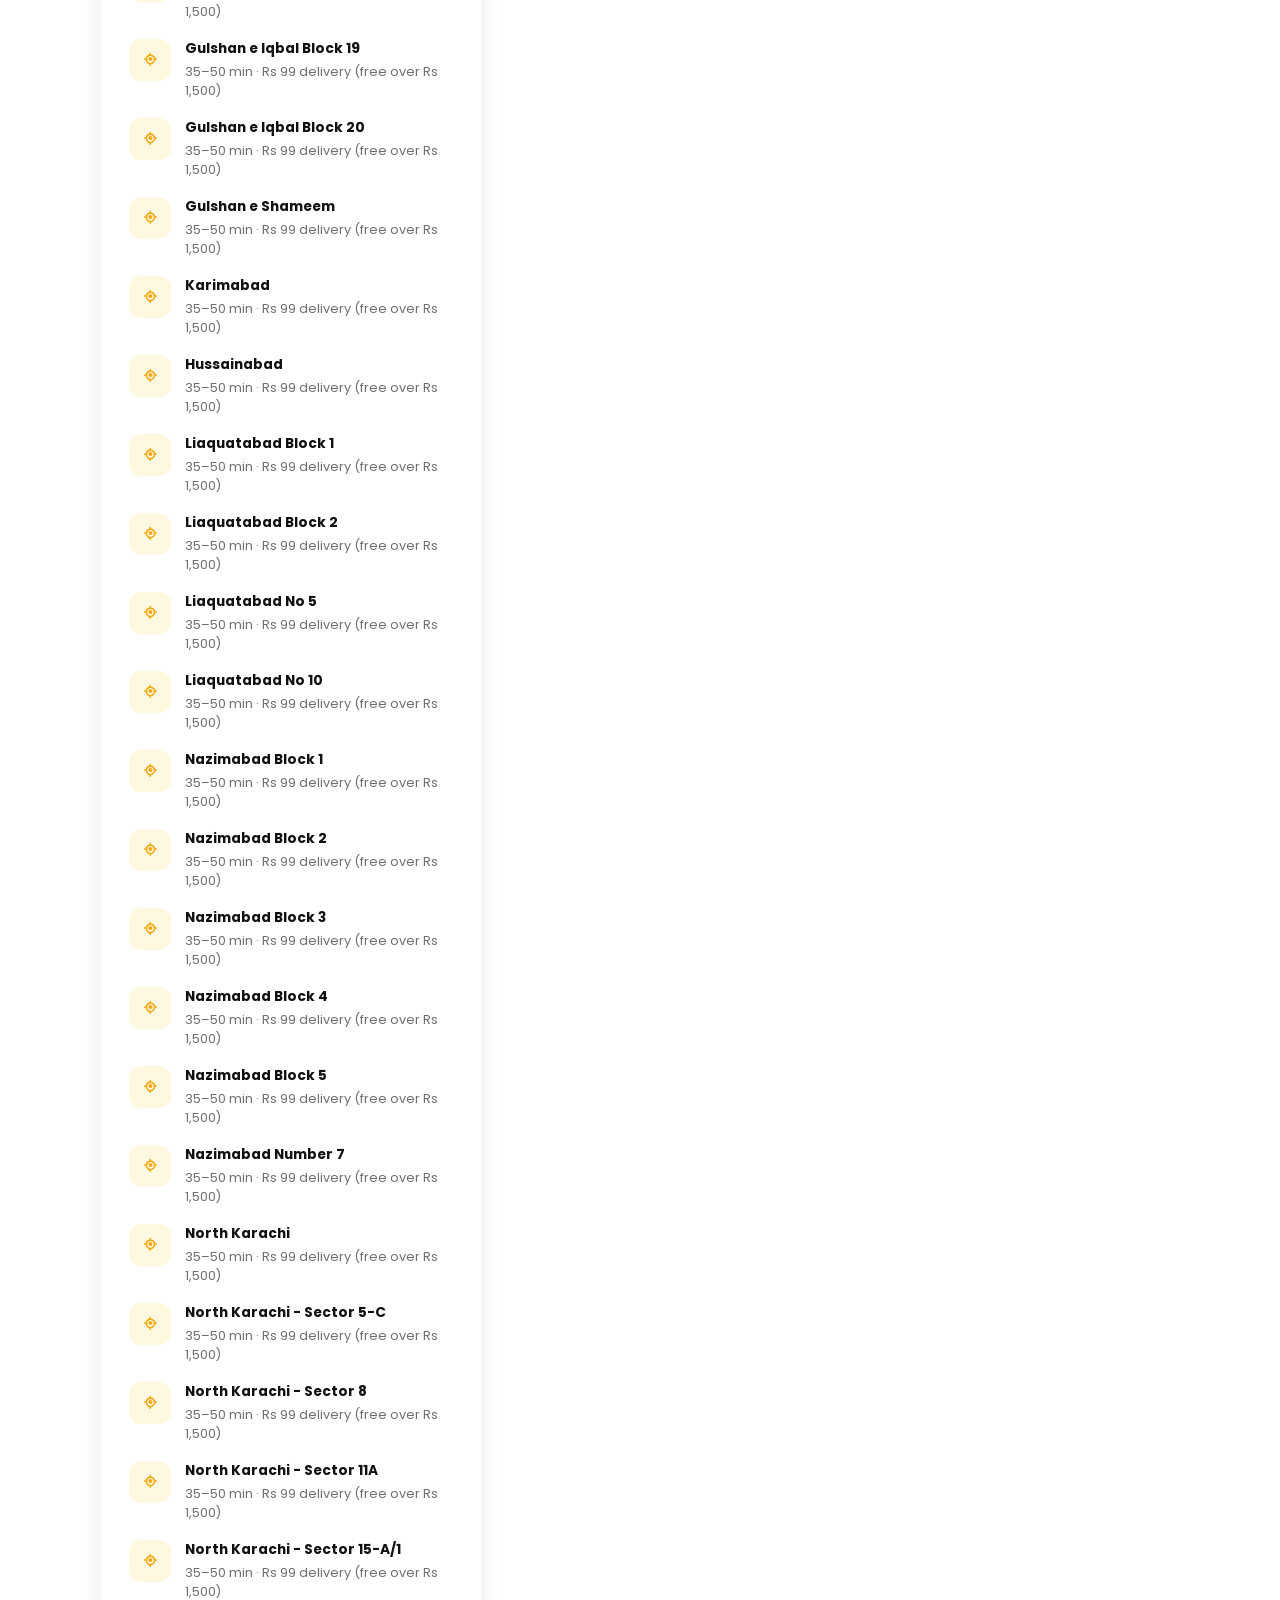
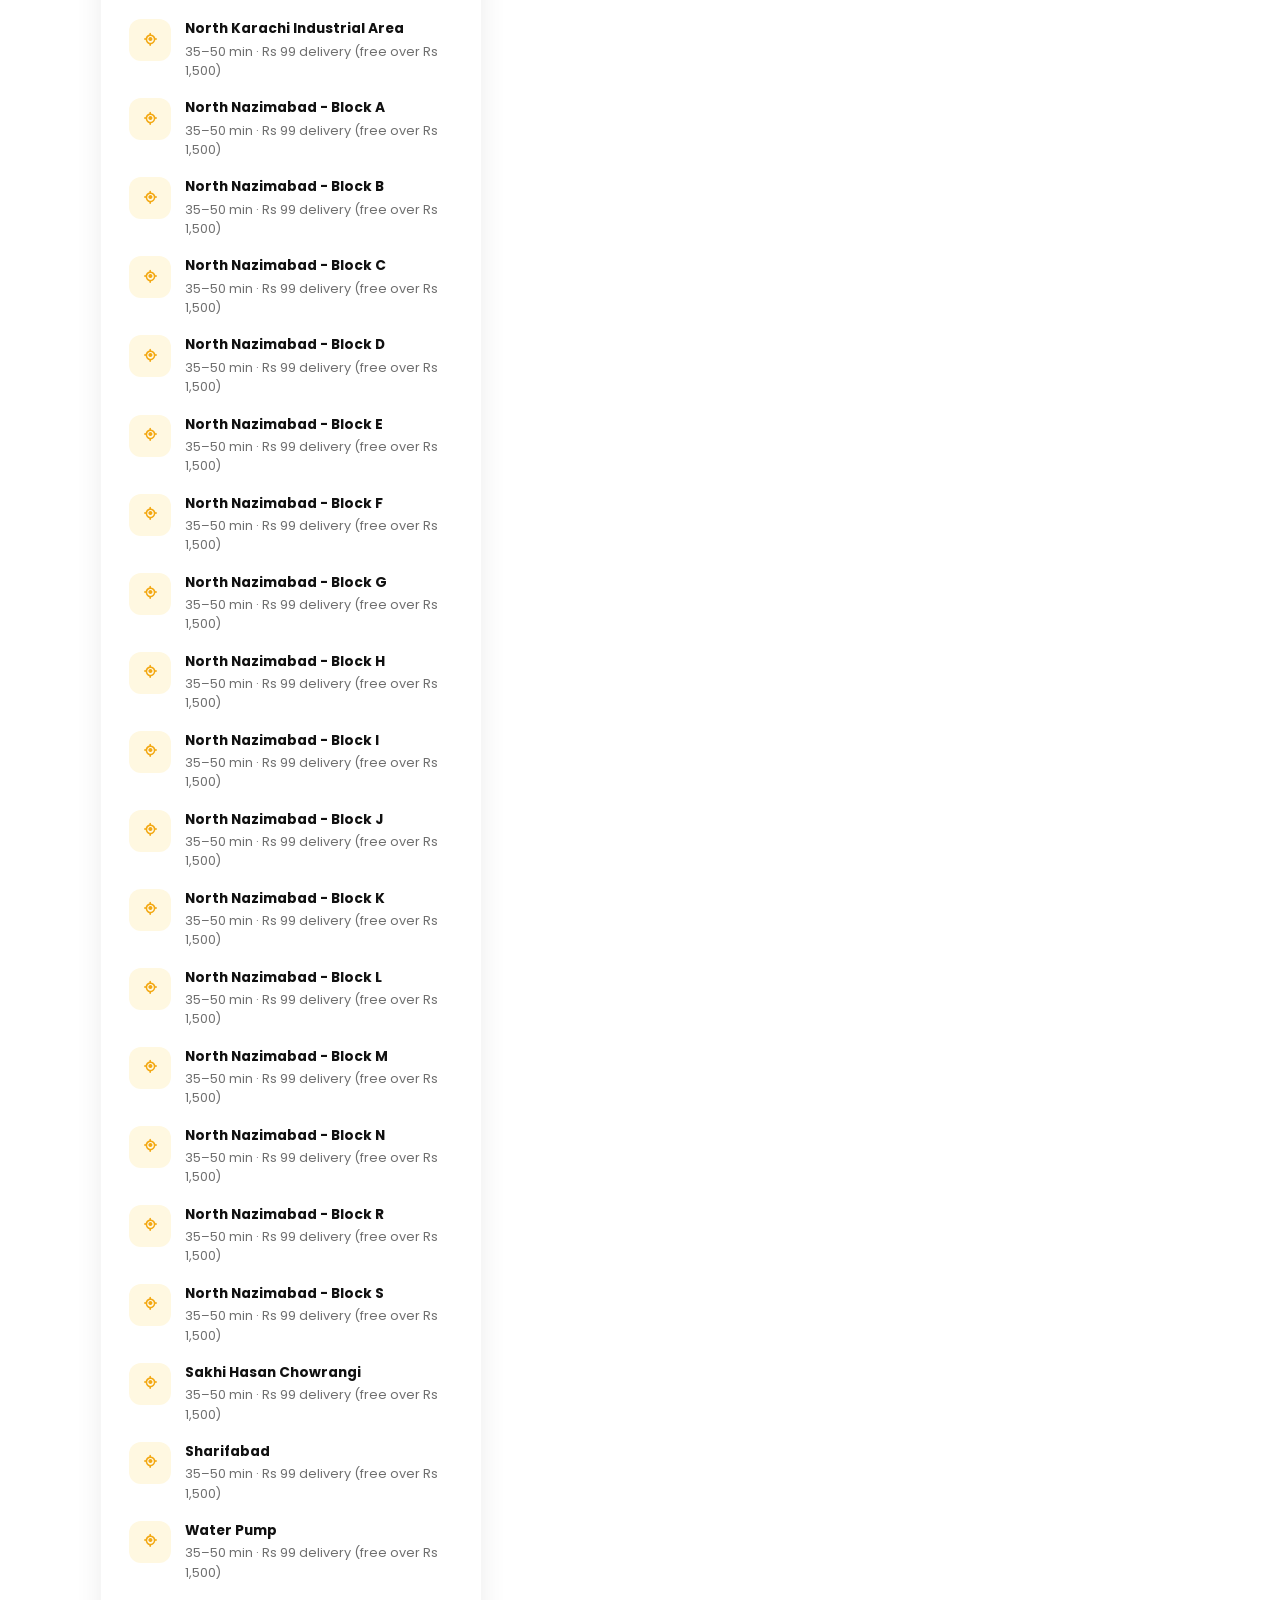
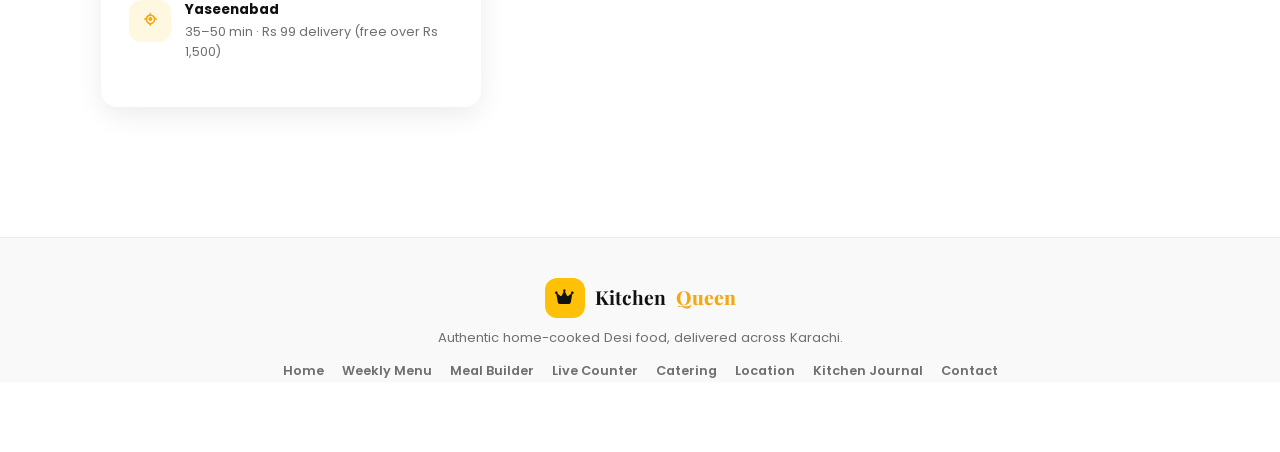
<file: location.html>
<!DOCTYPE html>
<html lang="en">
<head>
<meta charset="UTF-8">
<meta name="viewport" content="width=device-width, initial-scale=1">
<title>Delivery Areas in Karachi — Kitchen Queen</title>
<meta name="description" content="Check if Kitchen Queen delivers to your Karachi neighbourhood — DHA, Clifton, Gulshan, Bahadurabad, North Nazimabad and more.">
<link rel="icon" href="favicon.ico">
<link rel="preconnect" href="https://fonts.googleapis.com">
<link rel="preconnect" href="https://fonts.gstatic.com" crossorigin>
<link href="https://fonts.googleapis.com/css2?family=Playfair+Display:wght@600;700;800&family=Poppins:wght@300;400;500;600;700;800&family=Roboto+Mono:wght@400;500;700&display=swap" rel="stylesheet">
<link href="https://cdn.jsdelivr.net/npm/bootstrap@5.3.3/dist/css/bootstrap.min.css" rel="stylesheet">
<link href="https://cdnjs.cloudflare.com/ajax/libs/font-awesome/6.5.2/css/all.min.css" rel="stylesheet">
<link href="assets/css/style.css" rel="stylesheet">
</head>
<body data-page="location">

<nav id="kqRail"></nav>
<header id="kqHeader"></header>

<main class="kq-main">
  <h1 class="kq-page-title">Where We Deliver</h1>
  <p class="kq-page-sub">Hot food, 35–50 minutes, across most of Karachi.</p>

  <div class="kq-loc-grid">
    <div>
      <div class="kq-info-card">
        <div class="kq-info-row">
          <span class="ico"><i class="fa-solid fa-location-dot"></i></span>
          <span><b>Your saved address</b><span id="kqCurrentArea">No address saved yet</span></span>
        </div>
        <button class="kq-btn kq-btn-outline" id="kqChangeArea" style="width:100%;margin-top:12px"><i class="fa-solid fa-pen"></i> Change Delivery Area</button>
      </div>

      <div class="kq-section-head"><h2><i class="fa-solid fa-map"></i> Serviced Zones</h2></div>
      <div class="kq-info-card" id="kqZones"></div>
    </div>

    <aside>
      <div class="kq-mini-map">
        <div class="kq-map-frame">
          <iframe title="Kitchen Queen Karachi location" src="https://www.openstreetmap.org/export/embed.html?bbox=66.95%2C24.79%2C67.20%2C24.95&amp;layer=mapnik" loading="lazy"></iframe>
        </div>
      </div>
      <div class="kq-info-card" style="margin-top:16px">
        <div class="kq-info-row"><span class="ico"><i class="fa-solid fa-clock"></i></span><span><b>Kitchen Hours</b><span>Daily 12:00 PM – 12:00 AM</span></span></div>
        <div class="kq-info-row"><span class="ico"><i class="fa-solid fa-motorcycle"></i></span><span><b>Delivery Fee</b><span>Rs 99 — free on orders above Rs 1,500</span></span></div>
        <div class="kq-info-row"><span class="ico"><i class="fa-solid fa-phone"></i></span><span><b>Order by Phone</b><span>0336-2465676</span></span></div>
      </div>
    </aside>
  </div>
</main>

<footer id="kqFooter"></footer>
<div id="kqShellExtras"></div>

<script src="https://cdn.jsdelivr.net/npm/bootstrap@5.3.3/dist/js/bootstrap.bundle.min.js"></script>
<script src="assets/js/script.js"></script>
</body>
</html>
</file>
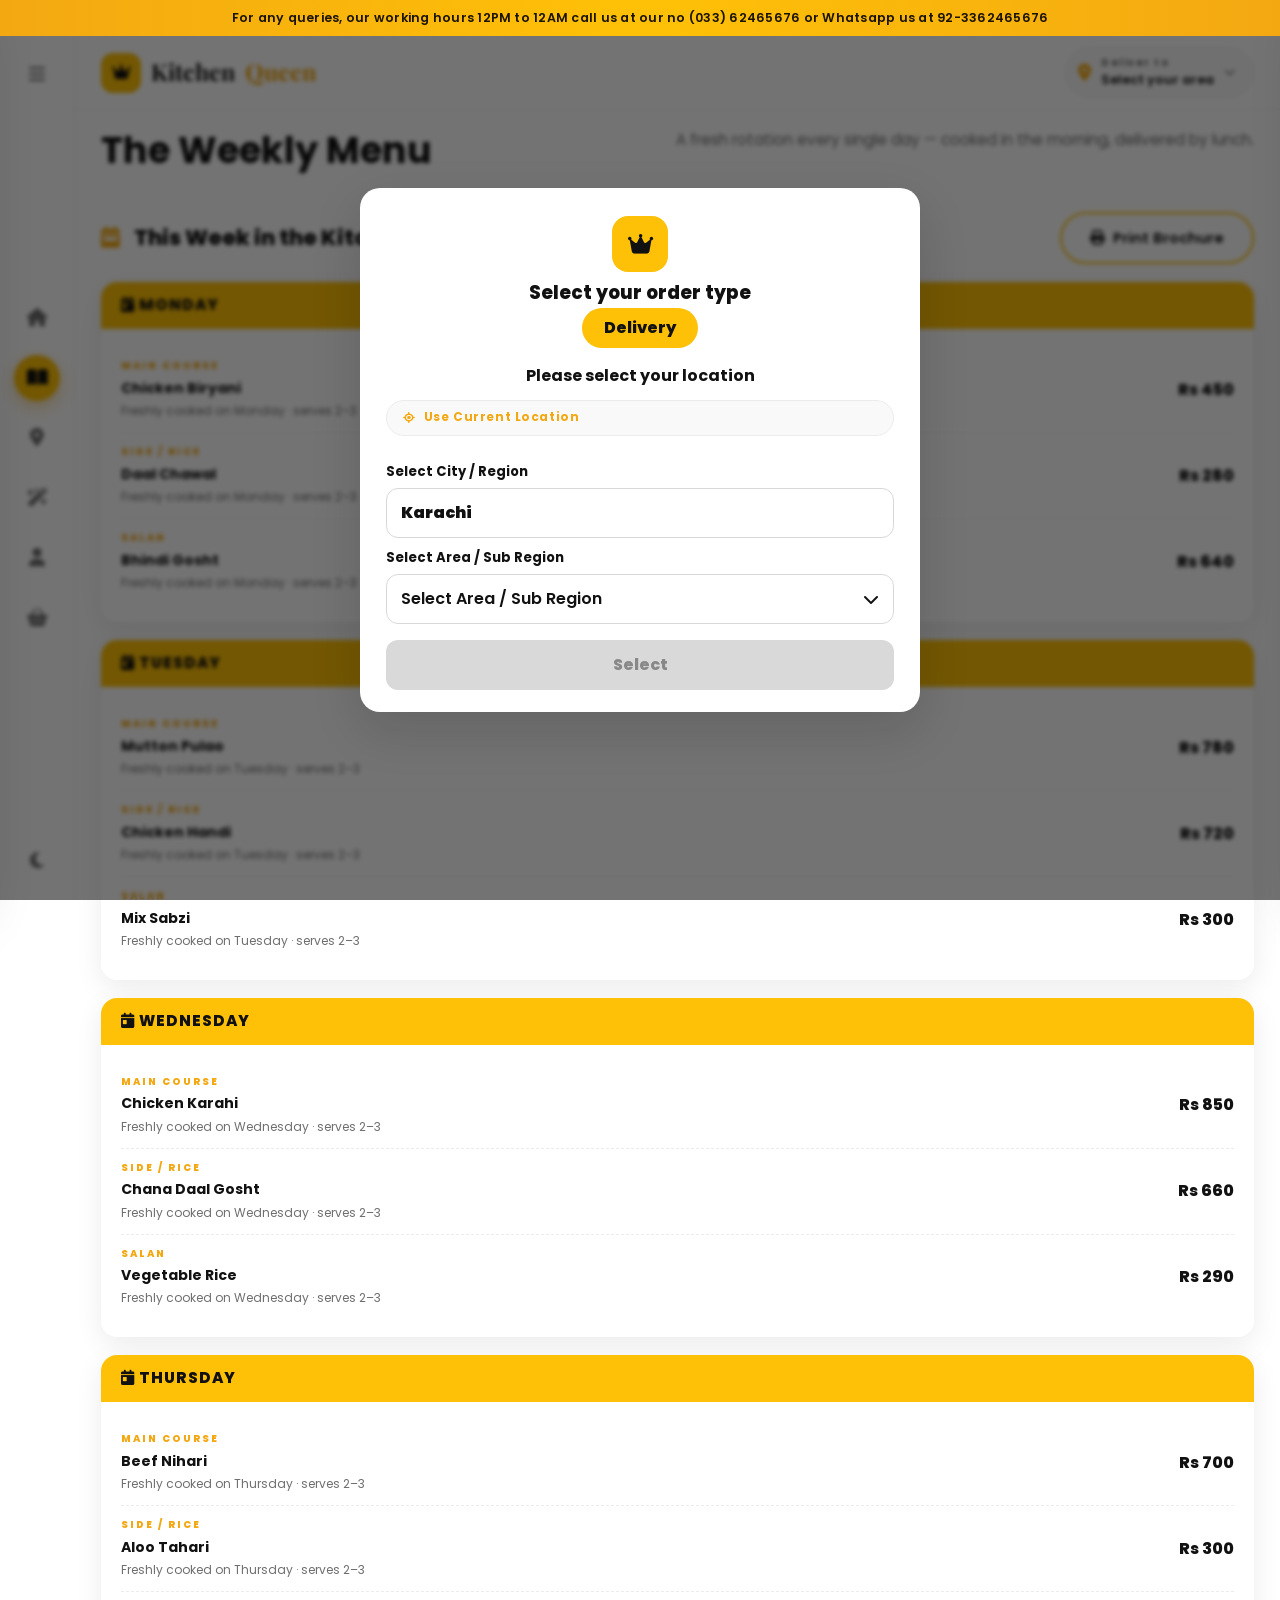
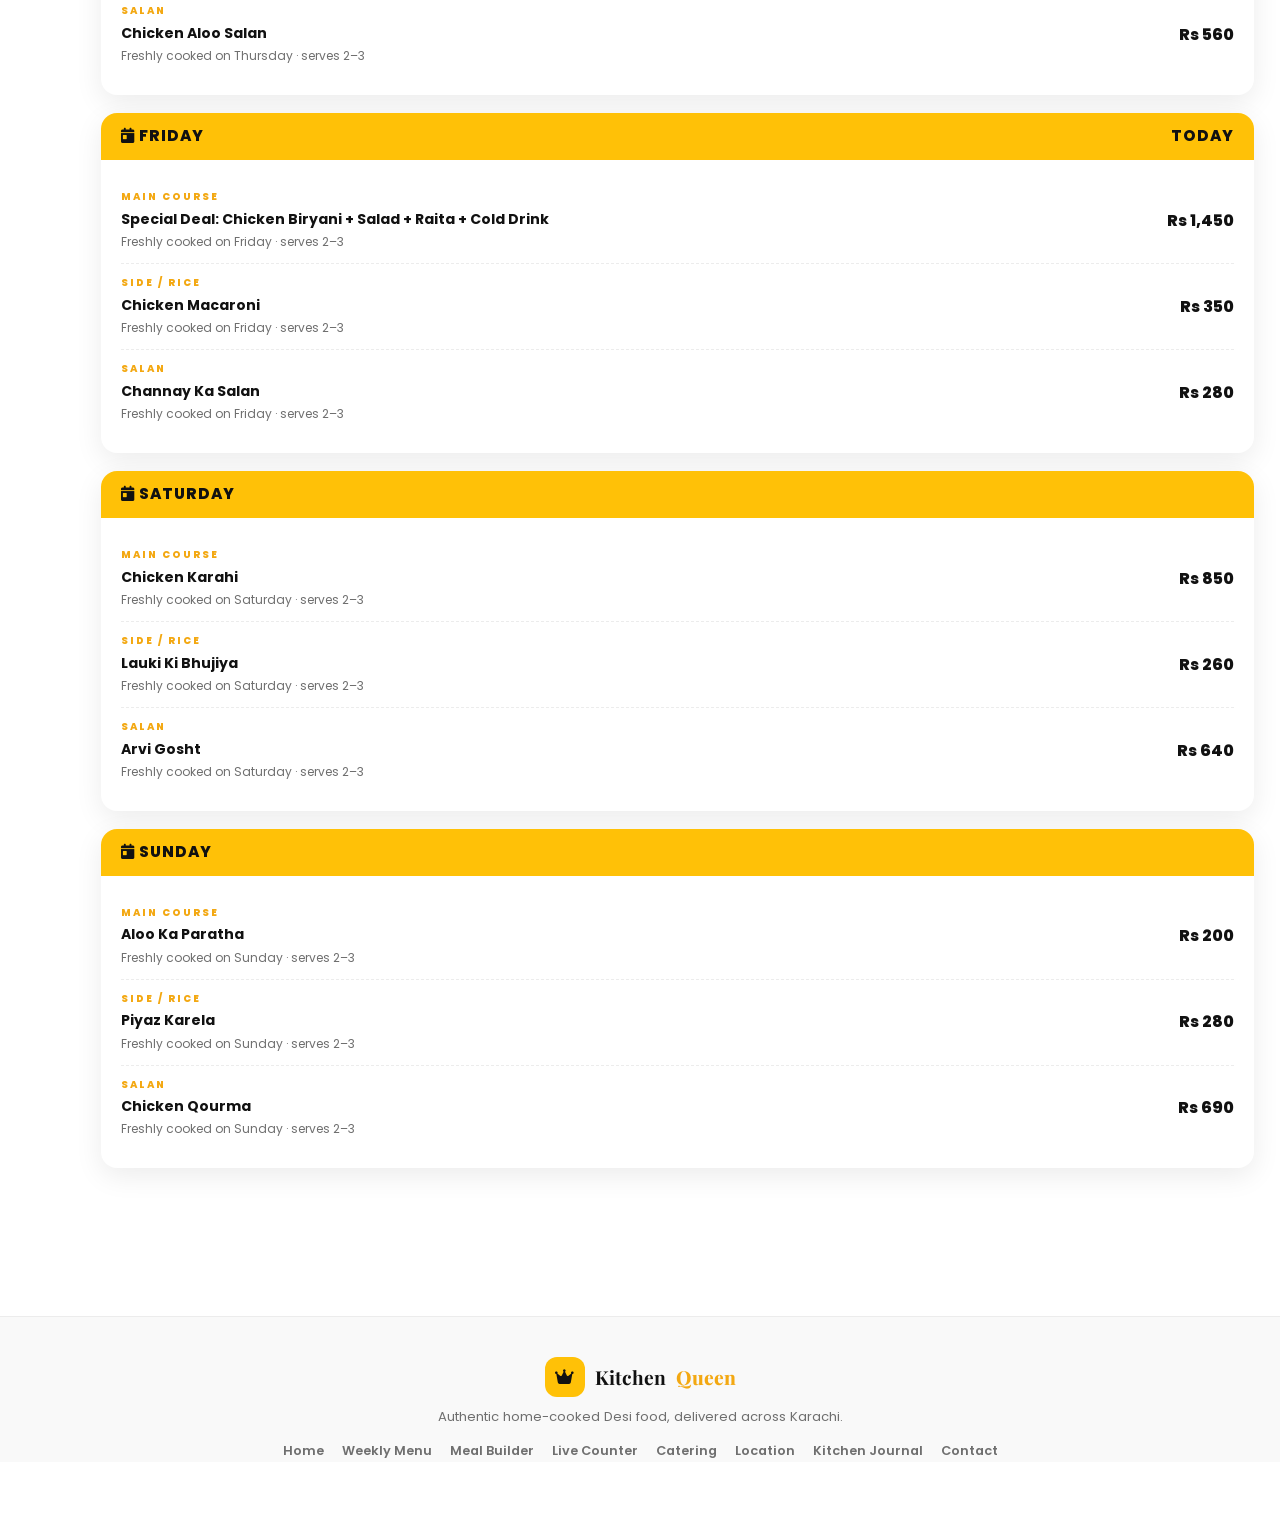
<file: menu.html>
<!DOCTYPE html>
<html lang="en">
<head>
<meta charset="UTF-8">
<meta name="viewport" content="width=device-width, initial-scale=1">
<title>Weekly Desi Menu — Kitchen Queen Karachi</title>
<meta name="description" content="See what Kitchen Queen is cooking every day this week — biryani, nihari, karahi and daily salan, freshly prepared in our Karachi home kitchen.">
<link rel="icon" href="favicon.ico">
<link rel="preconnect" href="https://fonts.googleapis.com">
<link rel="preconnect" href="https://fonts.gstatic.com" crossorigin>
<link href="https://fonts.googleapis.com/css2?family=Playfair+Display:wght@600;700;800&family=Poppins:wght@300;400;500;600;700;800&family=Roboto+Mono:wght@400;500;700&display=swap" rel="stylesheet">
<link href="https://cdn.jsdelivr.net/npm/bootstrap@5.3.3/dist/css/bootstrap.min.css" rel="stylesheet">
<link href="https://cdnjs.cloudflare.com/ajax/libs/font-awesome/6.5.2/css/all.min.css" rel="stylesheet">
<link href="assets/css/style.css" rel="stylesheet">
</head>
<body data-page="menu">

<nav id="kqRail"></nav>
<header id="kqHeader"></header>

<main class="kq-main">
  <div class="kq-menu-hero">
    <h1 class="kq-page-title">The Weekly Menu</h1>
    <p class="kq-page-sub">A fresh rotation every single day — cooked in the morning, delivered by lunch.</p>
  </div>

  <div class="kq-section-head">
    <h2><i class="fa-solid fa-calendar-week"></i> This Week in the Kitchen</h2>
    <button class="kq-btn kq-btn-outline" id="kqPrint"><i class="fa-solid fa-print"></i> Print Brochure</button>
  </div>

  <div id="kqWeek"></div>
</main>

<footer id="kqFooter"></footer>
<div id="kqShellExtras"></div>

<script src="https://cdn.jsdelivr.net/npm/bootstrap@5.3.3/dist/js/bootstrap.bundle.min.js"></script>
<script src="assets/js/script.js"></script>
</body>
</html>
</file>
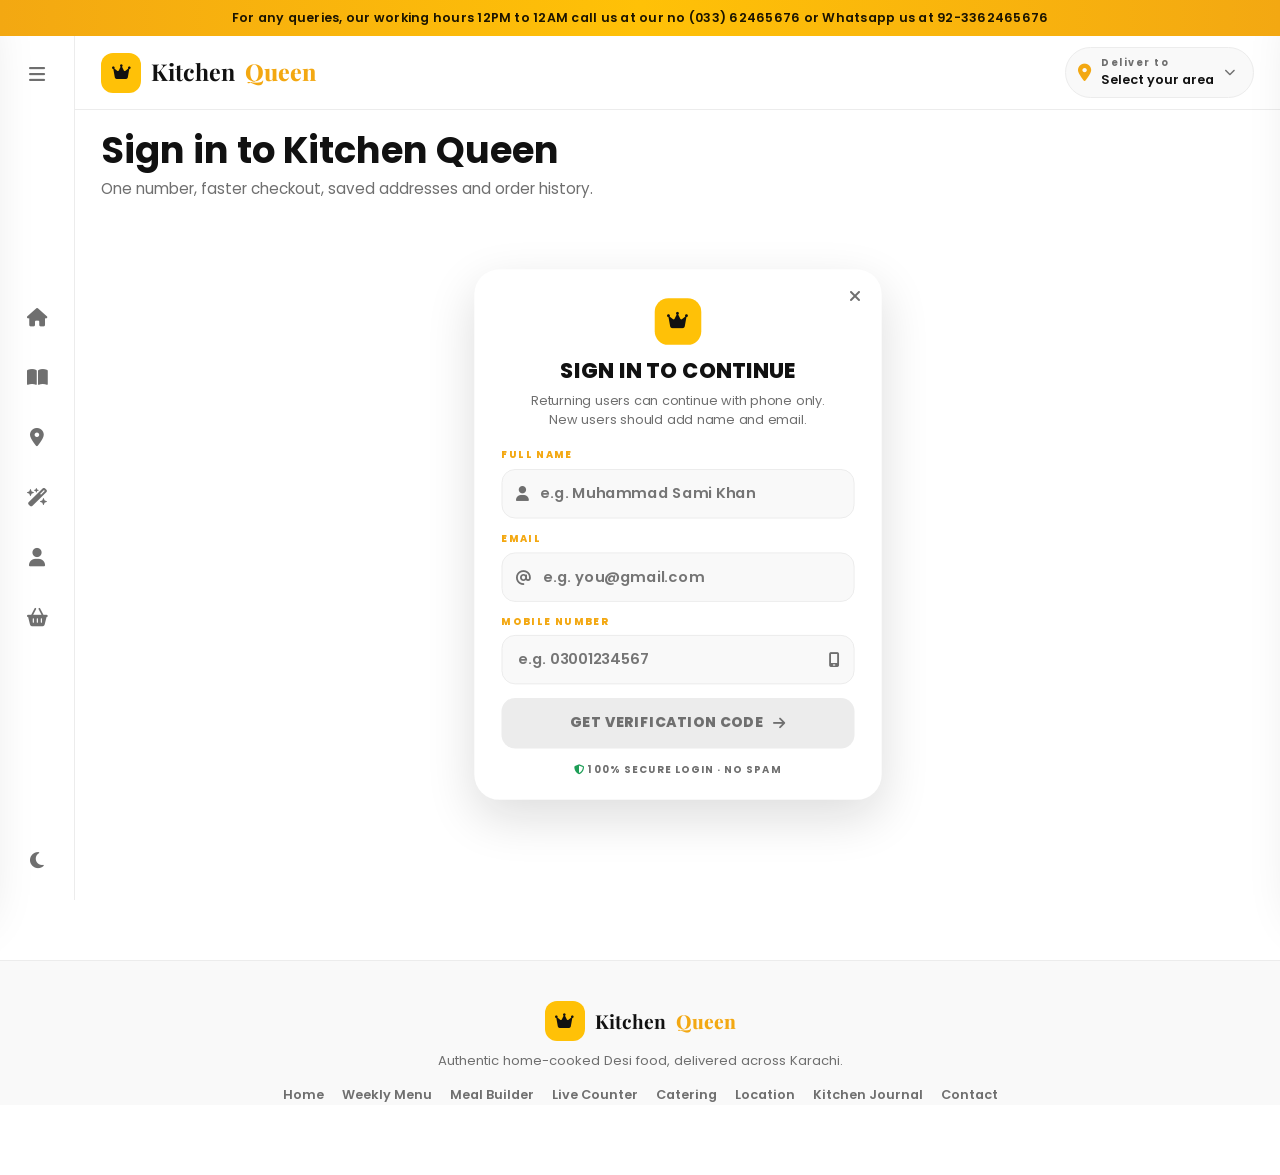
<file: signin.html>
<!DOCTYPE html>
<html lang="en">
<head>
<meta charset="UTF-8">
<meta name="viewport" content="width=device-width, initial-scale=1">
<title>Sign In — Kitchen Queen Karachi Desi Food Delivery</title>
<meta name="description" content="Sign in to Kitchen Queen with your mobile number to save addresses, track desi food orders and check out faster in Karachi.">
<link rel="icon" href="favicon.ico">
<link rel="preconnect" href="https://fonts.googleapis.com">
<link rel="preconnect" href="https://fonts.gstatic.com" crossorigin>
<link href="https://fonts.googleapis.com/css2?family=Playfair+Display:wght@600;700;800&family=Poppins:wght@300;400;500;600;700;800&family=Roboto+Mono:wght@400;500;700&display=swap" rel="stylesheet">
<link href="https://cdn.jsdelivr.net/npm/bootstrap@5.3.3/dist/css/bootstrap.min.css" rel="stylesheet">
<link href="https://cdnjs.cloudflare.com/ajax/libs/font-awesome/6.5.2/css/all.min.css" rel="stylesheet">
<link href="assets/css/style.css" rel="stylesheet">
</head>
<body data-page="signin">

<nav id="kqRail"></nav>
<header id="kqHeader"></header>

<main class="kq-main">
  <h1 class="kq-page-title">Sign in to Kitchen Queen</h1>
  <p class="kq-page-sub">One number, faster checkout, saved addresses and order history.</p>

  <div class="kq-auth-page">
    <div class="kq-modal-box kq-auth-box" id="kqAuthInline"></div>
  </div>
</main>

<footer id="kqFooter"></footer>
<div id="kqShellExtras"></div>

<script src="https://cdn.jsdelivr.net/npm/bootstrap@5.3.3/dist/js/bootstrap.bundle.min.js"></script>
<script src="assets/js/script.js"></script>
</body>
</html>
</file>
<file: assets/css/style.css>
/* ==========================================================================
   KITCHEN QUEEN — Global Stylesheet (single source of truth for all styling)
   Brand: Premium home-chef Desi cuisine, Karachi
   ========================================================================== */

/* ---------- 1. DESIGN TOKENS ---------- */
:root {
  --yellow: #ffc107;
  --yellow-2: #f3a812;
  --yellow-hover: #e0a800;
  --yellow-soft: #fff8e1;

  --bg: #ffffff;
  --bg-soft: #f9f9f9;
  --card: #ffffff;
  --text: #111111;
  --text-2: #222222;
  --muted: #6f6f6f;
  --border: #ececec;
  --shadow: 0 8px 28px rgba(17, 17, 17, 0.08);
  --shadow-lg: 0 18px 50px rgba(17, 17, 17, 0.14);

  --rail-w: 75px;
  --header-h: 74px;
  --radius: 16px;
  --dock-h: 65px;

  --green: #1e9e57;
  --red: #e03131;

  --font-body: "Poppins", "Segoe UI", sans-serif;
  --font-brand: "Playfair Display", Georgia, serif;
  --font-mono: "Roboto Mono", "Courier New", monospace;
}

[data-theme="dark"] {
  --bg: #121212;
  --bg-soft: #181818;
  --card: #1e1e1e;
  --text: #f4f4f4;
  --text-2: #ececec;
  --muted: #a3a3a3;
  --border: #2c2c2c;
  --shadow: 0 8px 28px rgba(0, 0, 0, 0.55);
  --shadow-lg: 0 18px 50px rgba(0, 0, 0, 0.65);
  --yellow-soft: #2a230f;
}

/* ---------- 2. BASE ---------- */
* { box-sizing: border-box; }

html { scroll-behavior: smooth; overflow-x: hidden; }

body {
  margin: 0;
  font-family: var(--font-body);
  background: var(--bg);
  color: var(--text);
  transition: background 0.3s ease, color 0.3s ease;
  overflow-x: hidden;
  max-width: 100vw;
}

img { max-width: 100%; display: block; }
a { text-decoration: none; color: inherit; }
button { font-family: inherit; }

.kq-main {
  margin-left: var(--rail-w);
  padding: calc(var(--header-h) + 22px) 26px 70px;
  min-height: 100vh;
  overflow-x: hidden;
}

.kq-page-title {
  font-size: clamp(1.6rem, 3vw, 2.3rem);
  font-weight: 700;
  color: var(--text);
  margin: 0 0 6px;
}
.kq-page-sub { color: var(--muted); margin: 0 0 26px; font-size: 0.95rem; }

/* ---------- 3. BUTTONS ---------- */
.kq-btn {
  display: inline-flex;
  align-items: center;
  justify-content: center;
  gap: 8px;
  background: var(--yellow);
  color: #111;
  border: none;
  border-radius: 999px;
  padding: 13px 28px;
  font-weight: 600;
  font-size: 0.92rem;
  cursor: pointer;
  transition: background 0.2s ease, transform 0.15s ease, box-shadow 0.2s ease;
  box-shadow: 0 6px 18px rgba(243, 168, 18, 0.35);
}
.kq-btn:hover { background: var(--yellow-hover); transform: translateY(-2px); }
.kq-btn:active { transform: translateY(0); }
.kq-btn:disabled { opacity: 0.55; cursor: not-allowed; transform: none; }

.kq-btn-outline {
  background: transparent;
  border: 2px solid var(--yellow);
  color: var(--text);
  box-shadow: none;
}
.kq-btn-outline:hover { background: var(--yellow); color: #111; }

.kq-btn-dark { background: #111; color: #fff; box-shadow: none; }
.kq-btn-dark:hover { background: #000; }

.kq-btn-whatsapp { background: #25d366; color: #fff; box-shadow: 0 6px 18px rgba(37, 211, 102, 0.35); }
.kq-btn-whatsapp:hover { background: #1eb856; }

/* ---------- 4. LEFT NAVIGATION RAIL (desktop) ---------- */
.kq-rail {
  position: fixed;
  top: 0; left: 0; bottom: 0;
  width: var(--rail-w);
  background: var(--card);
  border-right: 1px solid var(--border);
  display: flex;
  flex-direction: column;
  align-items: center;
  padding: 16px 0;
  z-index: 1040;
  transition: background 0.3s ease;
}

.kq-rail-btn {
  position: relative;
  width: 46px; height: 46px;
  border-radius: 14px;
  border: none;
  background: transparent;
  color: var(--muted);
  font-size: 1.15rem;
  display: flex;
  align-items: center;
  justify-content: center;
  cursor: pointer;
  transition: all 0.2s ease;
}
.kq-rail-btn:hover { background: var(--yellow-soft); color: var(--yellow-2); }

.kq-rail-mid {
  flex: 1;
  display: flex;
  flex-direction: column;
  align-items: center;
  justify-content: center;
  gap: 14px;
}

.kq-rail-btn.active {
  background: var(--yellow);
  color: #111;
  border-radius: 999px;
  width: 46px;
  box-shadow: 0 6px 16px rgba(243, 168, 18, 0.4);
}

.kq-cart-badge {
  position: absolute;
  top: -4px; right: -6px;
  min-width: 19px; height: 19px;
  padding: 0 5px;
  background: var(--red);
  color: #fff;
  font-size: 0.66rem;
  font-weight: 700;
  border-radius: 999px;
  display: flex;
  align-items: center;
  justify-content: center;
}

.kq-theme-toggle { margin-top: auto; }

/* ---------- 5. TOP HEADER ---------- */
.kq-header {
  position: fixed;
  top: 0; left: var(--rail-w); right: 0;
  height: var(--header-h);
  background: var(--bg);
  border-bottom: 1px solid var(--border);
  display: flex;
  align-items: center;
  justify-content: space-between;
  gap: 16px;
  padding: 0 26px;
  z-index: 1030;
  transition: background 0.3s ease;
}

.kq-brand {
  font-family: var(--font-brand);
  font-size: 1.45rem;
  font-weight: 700;
  color: var(--text);
  display: flex;
  align-items: center;
  gap: 10px;
  white-space: nowrap;
}
.kq-brand b { color: var(--yellow-2); font-weight: 800; }
.kq-brand-icon {
  width: 40px; height: 40px;
  border-radius: 12px;
  background: var(--yellow);
  color: #111;
  display: flex; align-items: center; justify-content: center;
  font-size: 1.05rem;
}

.kq-location-pill {
  display: flex;
  align-items: center;
  gap: 10px;
  background: var(--bg-soft);
  border: 1px solid var(--border);
  border-radius: 999px;
  padding: 8px 18px 8px 12px;
  cursor: pointer;
  color: var(--text);
  max-width: 460px;
  transition: border-color 0.2s ease, box-shadow 0.2s ease;
}
.kq-location-pill:hover { border-color: var(--yellow); box-shadow: var(--shadow); }
.kq-location-pill > i.fa-location-dot { color: var(--yellow-2); font-size: 1.1rem; }
.kq-location-pill .pill-text { text-align: left; overflow: hidden; }
.kq-location-pill .pill-text small {
  display: block;
  font-size: 0.6rem;
  letter-spacing: 1.5px;
  color: var(--muted);
  font-weight: 700;
}
.kq-location-pill .pill-text span {
  display: block;
  font-size: 0.8rem;
  font-weight: 600;
  white-space: nowrap;
  overflow: hidden;
  text-overflow: ellipsis;
  max-width: 320px;
}
.kq-location-pill > i.fa-chevron-down { color: var(--muted); font-size: 0.7rem; }

/* ---------- 6. HERO CAROUSEL ---------- */
.kq-hero {
  border-radius: 22px;
  overflow: hidden;
  box-shadow: var(--shadow-lg);
  margin-bottom: 28px;
}
.kq-hero .carousel-item { height: 380px; position: relative; }
.kq-hero .carousel-item img {
  width: 100%; height: 100%;
  object-fit: cover;
}
.kq-hero .hero-overlay {
  position: absolute;
  inset: 0;
  background: linear-gradient(90deg, rgba(0,0,0,0.78) 0%, rgba(0,0,0,0.35) 55%, rgba(0,0,0,0.05) 100%);
  display: flex;
  flex-direction: column;
  justify-content: center;
  padding: 0 7%;
  color: #fff;
}
.hero-kicker {
  display: inline-flex;
  align-items: center;
  gap: 8px;
  background: var(--yellow);
  color: #111;
  font-size: 0.72rem;
  font-weight: 700;
  letter-spacing: 2px;
  padding: 6px 14px;
  border-radius: 999px;
  width: fit-content;
  margin-bottom: 14px;
}
.hero-overlay h2 { font-size: clamp(1.7rem, 4vw, 2.9rem); font-weight: 800; margin: 0 0 8px; max-width: 560px; }
.hero-overlay p { color: rgba(255,255,255,0.85); margin: 0 0 20px; max-width: 480px; font-size: 0.98rem; }
.hero-price { font-size: 1.6rem; font-weight: 800; color: var(--yellow); margin-right: 18px; }
.carousel-indicators [data-bs-target] { width: 26px; height: 4px; border-radius: 4px; }

/* ---------- 7. STICKY CATEGORY BAR ---------- */
.kq-cats {
  position: sticky;
  top: var(--header-h);
  z-index: 1020;
  background: var(--bg);
  padding: 14px 0;
  display: flex;
  gap: 10px;
  overflow-x: auto;
  scrollbar-width: none;
  border-bottom: 1px solid var(--border);
  margin-bottom: 26px;
}
.kq-cats::-webkit-scrollbar { display: none; }

.kq-cat-pill {
  flex: 0 0 auto;
  border: 1.5px solid var(--border);
  background: var(--card);
  color: var(--text);
  border-radius: 999px;
  padding: 9px 20px;
  font-size: 0.85rem;
  font-weight: 600;
  cursor: pointer;
  transition: all 0.2s ease;
  white-space: nowrap;
}
.kq-cat-pill:hover { border-color: var(--yellow); color: var(--yellow-2); }
.kq-cat-pill.active { background: var(--yellow); border-color: var(--yellow); color: #111; box-shadow: 0 6px 16px rgba(243,168,18,0.35); }

/* ---------- 8. PRODUCT GRID & CARDS ---------- */
.kq-grid {
  display: grid;
  grid-template-columns: repeat(auto-fill, minmax(250px, 1fr));
  gap: 22px;
}

.kq-card {
  background: var(--card);
  border-radius: var(--radius);
  box-shadow: var(--shadow);
  overflow: hidden;
  position: relative;
  cursor: pointer;
  transition: transform 0.25s ease, box-shadow 0.25s ease;
  display: flex;
  flex-direction: column;
}
.kq-card:hover { transform: translateY(-6px); box-shadow: var(--shadow-lg); }

.kq-card-img { position: relative; aspect-ratio: 1/1; overflow: hidden; }
.kq-card-img img { width: 100%; height: 100%; object-fit: cover; transition: transform 0.5s ease; }
.kq-card:hover .kq-card-img img { transform: scale(1.09); }

.kq-deal-tag {
  position: absolute;
  top: 12px; right: 12px;
  background: var(--yellow);
  color: #111;
  font-size: 0.66rem;
  font-weight: 800;
  letter-spacing: 1px;
  padding: 5px 12px;
  border-radius: 999px;
  z-index: 2;
  box-shadow: 0 4px 10px rgba(0,0,0,0.2);
}
.kq-deal-tag.red { background: var(--red); color: #fff; }

.kq-card-body { padding: 16px 18px 18px; display: flex; flex-direction: column; flex: 1; }
.kq-card-title { font-size: 1rem; font-weight: 700; margin: 0 0 5px; color: var(--text); }
.kq-card-desc {
  font-size: 0.8rem;
  color: var(--muted);
  margin: 0 0 14px;
  line-height: 1.5;
  display: -webkit-box;
  -webkit-line-clamp: 2;
  -webkit-box-orient: vertical;
  overflow: hidden;
  flex: 1;
}
.kq-card-foot { display: flex; align-items: center; justify-content: space-between; }
.kq-price { font-size: 1.1rem; font-weight: 800; color: var(--text); }

.kq-add-btn {
  width: 44px; height: 44px;
  border-radius: 14px;
  border: none;
  background: var(--yellow);
  color: #111;
  font-size: 1.2rem;
  font-weight: 700;
  cursor: pointer;
  display: flex; align-items: center; justify-content: center;
  transition: all 0.2s ease;
  box-shadow: 0 6px 14px rgba(243,168,18,0.4);
}
.kq-add-btn:hover { background: var(--yellow-hover); transform: scale(1.08); }

/* ---------- 9. OVERLAYS / DRAWERS / MODALS ---------- */
.kq-overlay {
  position: fixed;
  inset: 0;
  background: rgba(0, 0, 0, 0.55);
  backdrop-filter: blur(2px);
  opacity: 0;
  pointer-events: none;
  transition: opacity 0.3s ease;
  z-index: 1050;
}
.kq-overlay.show { opacity: 1; pointer-events: auto; }

/* Left slide-over (nav) */
.kq-nav-drawer {
  position: fixed;
  top: 0; left: 0; bottom: 0;
  width: 300px;
  max-width: 85vw;
  background: var(--card);
  z-index: 1060;
  transform: translateX(-105%);
  transition: transform 0.35s cubic-bezier(0.25, 1, 0.5, 1);
  display: flex;
  flex-direction: column;
  padding: 24px;
  box-shadow: var(--shadow-lg);
}
.kq-nav-drawer.show { transform: translateX(0); }
.kq-nav-drawer h3 { font-family: var(--font-brand); font-size: 1.4rem; margin: 0 0 4px; color: var(--text); }
.kq-nav-drawer .nav-sub { color: var(--muted); font-size: 0.8rem; margin-bottom: 22px; }
.kq-nav-link {
  display: flex; align-items: center; gap: 14px;
  padding: 13px 14px;
  border-radius: 12px;
  color: var(--text);
  font-weight: 600;
  font-size: 0.92rem;
  transition: background 0.2s ease, color 0.2s ease;
}
.kq-nav-link i { width: 22px; text-align: center; color: var(--yellow-2); }
.kq-nav-link:hover, .kq-nav-link.active { background: var(--yellow-soft); color: var(--yellow-2); }

/* Right slide-over (cart) */
.kq-cart-drawer {
  position: fixed;
  top: 0; right: 0; bottom: 0;
  width: 420px;
  max-width: 94vw;
  background: var(--card);
  z-index: 1060;
  transform: translateX(105%);
  transition: transform 0.35s cubic-bezier(0.25, 1, 0.5, 1);
  display: flex;
  flex-direction: column;
  box-shadow: var(--shadow-lg);
}
.kq-cart-drawer.show { transform: translateX(0); }

.kq-drawer-head {
  display: flex;
  align-items: center;
  justify-content: space-between;
  padding: 20px 22px;
  border-bottom: 1px solid var(--border);
}
.kq-drawer-head h3 { margin: 0; font-size: 1.05rem; font-weight: 800; letter-spacing: 1.5px; color: var(--text); }
.kq-x-btn {
  width: 36px; height: 36px;
  border-radius: 10px;
  border: none;
  background: var(--bg-soft);
  color: var(--text);
  cursor: pointer;
  font-size: 0.95rem;
  transition: background 0.2s ease;
}
.kq-x-btn:hover { background: var(--yellow); color: #111; }

.kq-cart-body { flex: 1; overflow-y: auto; padding: 18px 22px; }

.kq-cart-item {
  display: flex;
  gap: 12px;
  padding: 14px;
  border: 1px solid var(--border);
  border-radius: 14px;
  margin-bottom: 12px;
  background: var(--bg-soft);
}
.kq-cart-item img { width: 62px; height: 62px; border-radius: 10px; object-fit: cover; }
.kq-ci-info { flex: 1; min-width: 0; }
.kq-ci-name { font-size: 0.88rem; font-weight: 700; color: var(--text); margin: 0 0 2px; }
.kq-ci-meta { font-size: 0.7rem; color: var(--muted); margin: 0 0 8px; line-height: 1.45; }
.kq-ci-row { display: flex; align-items: center; justify-content: space-between; }
.kq-ci-price { font-weight: 800; font-size: 0.9rem; color: var(--text); }
.kq-ci-actions { display: flex; gap: 6px; margin-top: 8px; }
.kq-ci-edit, .kq-ci-del {
  border: none;
  background: transparent;
  font-size: 0.7rem;
  font-weight: 700;
  cursor: pointer;
  padding: 4px 8px;
  border-radius: 8px;
}
.kq-ci-edit { color: var(--yellow-2); background: var(--yellow-soft); }
.kq-ci-del { color: var(--red); background: rgba(224, 49, 49, 0.08); }

.kq-qty {
  display: inline-flex;
  align-items: center;
  gap: 12px;
  background: var(--card);
  border: 1px solid var(--border);
  border-radius: 999px;
  padding: 3px 8px;
}
.kq-qty button {
  width: 24px; height: 24px;
  border: none;
  background: var(--yellow);
  color: #111;
  border-radius: 50%;
  font-weight: 800;
  cursor: pointer;
  line-height: 1;
}
.kq-qty span { font-weight: 700; font-size: 0.85rem; min-width: 14px; text-align: center; color: var(--text); }

.kq-upsell-title { font-size: 0.72rem; font-weight: 800; letter-spacing: 2px; color: var(--muted); margin: 20px 0 12px; }
.kq-upsell-row { display: flex; gap: 12px; overflow-x: auto; padding-bottom: 6px; scrollbar-width: none; }
.kq-upsell-row::-webkit-scrollbar { display: none; }
.kq-upsell-card {
  flex: 0 0 128px;
  border: 1px solid var(--border);
  border-radius: 14px;
  padding: 10px;
  text-align: center;
  background: var(--card);
}
.kq-upsell-card img { width: 100%; height: 74px; object-fit: cover; border-radius: 10px; margin-bottom: 8px; }
.kq-upsell-card p { font-size: 0.72rem; font-weight: 700; margin: 0 0 6px; color: var(--text); }
.kq-upsell-card button {
  border: none;
  background: var(--yellow-soft);
  color: var(--yellow-2);
  font-size: 0.72rem;
  font-weight: 800;
  border-radius: 999px;
  padding: 5px 14px;
  cursor: pointer;
}
.kq-upsell-card button:hover { background: var(--yellow); color: #111; }

.kq-promo-row { display: flex; gap: 8px; margin-top: 18px; }
.kq-promo-row input {
  flex: 1;
  border: 1.5px dashed var(--border);
  background: var(--bg-soft);
  border-radius: 12px;
  padding: 10px 14px;
  font-size: 0.82rem;
  color: var(--text);
  outline: none;
}
.kq-promo-row input:focus { border-color: var(--yellow); }
.kq-promo-msg { font-size: 0.72rem; margin-top: 6px; font-weight: 600; }

.kq-bill { margin-top: 18px; border-top: 1.5px dashed var(--border); padding-top: 14px; }
.kq-bill-row { display: flex; justify-content: space-between; font-size: 0.85rem; color: var(--muted); margin-bottom: 8px; }
.kq-bill-row.total { font-size: 1.05rem; font-weight: 800; color: var(--text); margin-top: 10px; }
.kq-bill-row .free { color: var(--green); font-weight: 700; }

.kq-cart-foot { padding: 16px 22px 22px; border-top: 1px solid var(--border); }
.kq-cart-foot .kq-btn { width: 100%; padding: 15px; font-size: 1rem; letter-spacing: 1px; }

.kq-cart-empty { text-align: center; padding: 50px 10px; color: var(--muted); }
.kq-cart-empty i { font-size: 2.6rem; color: var(--yellow); margin-bottom: 12px; }

/* Centered modal (customizer / location / generic) */
.kq-modal {
  position: fixed;
  inset: 0;
  z-index: 1060;
  display: flex;
  align-items: center;
  justify-content: center;
  padding: 18px;
  opacity: 0;
  pointer-events: none;
  transition: opacity 0.3s ease;
}
.kq-modal.show { opacity: 1; pointer-events: auto; }
.kq-modal-box {
  background: var(--card);
  border-radius: 20px;
  width: 100%;
  max-width: 640px;
  max-height: 88vh;
  overflow-y: auto;
  box-shadow: var(--shadow-lg);
  transform: translateY(24px) scale(0.97);
  transition: transform 0.3s cubic-bezier(0.25, 1, 0.5, 1);
}
.kq-modal.show .kq-modal-box { transform: translateY(0) scale(1); }

/* Customizer layout */
.kq-cust-grid { display: grid; grid-template-columns: 1fr 1fr; gap: 0; }
.kq-cust-left { padding: 24px; border-right: 1px solid var(--border); }
.kq-cust-left img { width: 100%; aspect-ratio: 1/1; object-fit: cover; border-radius: 14px; margin-bottom: 16px; }
.kq-cust-left h3 { font-size: 1.15rem; font-weight: 800; margin: 0 0 6px; color: var(--text); }
.kq-cust-left .base-price { color: var(--yellow-2); font-weight: 800; font-size: 1.05rem; margin-bottom: 8px; display: block; }
.kq-cust-left p { color: var(--muted); font-size: 0.82rem; line-height: 1.6; margin: 0; }
.kq-cust-right { padding: 24px; }

.kq-opt-group { margin-bottom: 20px; }
.kq-opt-label { font-size: 0.72rem; font-weight: 800; letter-spacing: 1.5px; color: var(--text); margin-bottom: 10px; display: flex; align-items: center; gap: 8px; }
.kq-req-badge { display: none; background: var(--red); color: #fff; font-size: 0.58rem; padding: 2px 8px; border-radius: 999px; letter-spacing: 1px; width: fit-content; margin-top: 5px; }
.kq-field.invalid .kq-req-badge { display: block; }
.kq-opt-badge { background: var(--bg-soft); color: var(--muted); font-size: 0.58rem; padding: 2px 8px; border-radius: 999px; letter-spacing: 1px; border: 1px solid var(--border); }

.kq-choice {
  display: flex;
  align-items: center;
  justify-content: space-between;
  gap: 10px;
  border: 1.5px solid var(--border);
  border-radius: 12px;
  padding: 10px 14px;
  margin-bottom: 8px;
  cursor: pointer;
  font-size: 0.85rem;
  font-weight: 600;
  color: var(--text);
  transition: all 0.15s ease;
}
.kq-choice:hover { border-color: var(--yellow); }
.kq-choice.selected { border-color: var(--yellow); background: var(--yellow-soft); }
.kq-choice input { accent-color: var(--yellow-2); }
.kq-choice .choice-price { font-size: 0.78rem; color: var(--muted); font-weight: 700; }
.kq-choice .choice-left { display: flex; align-items: center; gap: 10px; }

.kq-cust-alert {
  display: none;
  background: rgba(224, 49, 49, 0.1);
  border: 1px solid var(--red);
  color: var(--red);
  border-radius: 12px;
  padding: 10px 14px;
  font-size: 0.8rem;
  font-weight: 600;
  margin: 0 24px;
}
.kq-cust-alert.show { display: flex; align-items: center; gap: 8px; }

.kq-cust-foot {
  position: sticky;
  bottom: 0;
  background: var(--card);
  border-top: 1px solid var(--border);
  padding: 14px 24px;
  display: flex;
  align-items: center;
  gap: 14px;
}
.kq-cust-foot .kq-qty { padding: 6px 12px; gap: 16px; }
.kq-cust-foot .kq-qty button { width: 30px; height: 30px; }
.kq-cust-foot .kq-btn { flex: 1; }

/* Location modal */
.kq-loc-box { max-width: 460px; padding: 28px; }
.kq-loc-box h3 { margin: 0 0 4px; font-size: 1.15rem; font-weight: 800; color: var(--text); }
.kq-loc-box .loc-sub { color: var(--muted); font-size: 0.8rem; margin-bottom: 18px; }
.kq-saved-addr {
  border: 1.5px solid var(--border);
  border-radius: 14px;
  padding: 14px 16px;
  display: flex;
  gap: 12px;
  align-items: flex-start;
  cursor: pointer;
  margin-bottom: 10px;
  transition: border-color 0.2s ease;
}
.kq-saved-addr:hover, .kq-saved-addr.selected { border-color: var(--yellow); background: var(--yellow-soft); }
.kq-saved-addr i { color: var(--yellow-2); margin-top: 2px; }
.kq-saved-addr b { display: block; font-size: 0.85rem; color: var(--text); }
.kq-saved-addr span { font-size: 0.75rem; color: var(--muted); }

/* Toast */
.kq-toast-wrap { position: fixed; bottom: 24px; left: 50%; transform: translateX(-50%); z-index: 2000; display: flex; flex-direction: column; gap: 8px; align-items: center; }
.kq-toast {
  background: #111;
  color: #fff;
  padding: 12px 22px;
  border-radius: 999px;
  font-size: 0.85rem;
  font-weight: 600;
  box-shadow: var(--shadow-lg);
  display: flex;
  align-items: center;
  gap: 10px;
  animation: toastIn 0.3s cubic-bezier(0.25, 1, 0.5, 1);
}
.kq-toast i { color: var(--yellow); }
.kq-toast.success i { color: #2fbf71; }
@keyframes toastIn { from { opacity: 0; transform: translateY(16px); } to { opacity: 1; transform: translateY(0); } }

/* ---------- 10. SECTION HELPERS ---------- */
.kq-section-head { display: flex; align-items: center; justify-content: space-between; margin: 34px 0 18px; }
.kq-section-head h2 { font-size: 1.35rem; font-weight: 800; margin: 0; color: var(--text); }
.kq-section-head h2 i { color: var(--yellow-2); margin-right: 10px; }

/* ---------- 11. LOCATION PAGE ---------- */
.kq-loc-grid { display: grid; grid-template-columns: 380px 1fr; gap: 24px; align-items: stretch; }
.kq-info-card { background: var(--card); border-radius: var(--radius); box-shadow: var(--shadow); padding: 28px; }
.kq-info-card h3 { font-size: 1.1rem; font-weight: 800; margin: 0 0 18px; color: var(--text); }
.kq-info-row { display: flex; gap: 14px; margin-bottom: 18px; align-items: flex-start; }
.kq-info-row .ico {
  width: 42px; height: 42px; flex: 0 0 42px;
  border-radius: 12px;
  background: var(--yellow-soft);
  color: var(--yellow-2);
  display: flex; align-items: center; justify-content: center;
}
.kq-info-row b { display: block; font-size: 0.86rem; color: var(--text); margin-bottom: 2px; }
.kq-info-row span { font-size: 0.8rem; color: var(--muted); line-height: 1.5; }
.kq-map-frame { border-radius: var(--radius); overflow: hidden; box-shadow: var(--shadow); min-height: 420px; }
.kq-map-frame iframe { width: 100%; height: 100%; min-height: 420px; border: 0; display: block; }

/* ---------- 12. MENU BROCHURE ---------- */
.kq-menu-hero { display: flex; align-items: center; justify-content: space-between; flex-wrap: wrap; gap: 16px; margin-bottom: 26px; }
.kq-week-tabs { display: flex; gap: 10px; margin-bottom: 24px; }
.kq-day-card { background: var(--card); border-radius: var(--radius); box-shadow: var(--shadow); overflow: hidden; }
.kq-day-head { background: var(--yellow); color: #111; font-weight: 800; padding: 12px 20px; font-size: 0.95rem; letter-spacing: 1px; display: flex; justify-content: space-between; align-items: center; }
.kq-day-body { padding: 18px 20px; }
.kq-meal { padding: 12px 0; border-bottom: 1.5px dashed var(--border); }
.kq-meal:last-child { border-bottom: none; }
.kq-meal .meal-slot { font-size: 0.62rem; font-weight: 800; letter-spacing: 2px; color: var(--yellow-2); margin-bottom: 4px; }
.kq-meal .meal-name { font-size: 0.88rem; font-weight: 700; color: var(--text); margin: 0 0 3px; }
.kq-meal .meal-desc { font-size: 0.75rem; color: var(--muted); margin: 0; }
.kq-meal .meal-price { font-weight: 800; color: var(--text); white-space: nowrap; }
.kq-meal-flex { display: flex; justify-content: space-between; gap: 10px; align-items: flex-start; }

/* ---------- 13. LIVE COUNTER ---------- */
.kq-stats { display: grid; grid-template-columns: repeat(3, 1fr); gap: 22px; margin-bottom: 30px; }
.kq-stat-card { background: var(--card); border-radius: var(--radius); box-shadow: var(--shadow); padding: 30px 26px; position: relative; overflow: hidden; }
.kq-stat-card::after { content: ""; position: absolute; top: 0; left: 0; right: 0; height: 5px; background: var(--yellow); }
.kq-stat-card .stat-ico { width: 52px; height: 52px; border-radius: 14px; background: var(--yellow-soft); color: var(--yellow-2); display: flex; align-items: center; justify-content: center; font-size: 1.3rem; margin-bottom: 16px; }
.kq-stat-num { font-size: 2.3rem; font-weight: 800; color: var(--text); line-height: 1; margin-bottom: 6px; }
.kq-stat-num em { font-style: normal; color: var(--yellow-2); }
.kq-stat-label { color: var(--muted); font-size: 0.85rem; font-weight: 600; }
.kq-live-dot { display: inline-flex; align-items: center; gap: 8px; font-size: 0.72rem; font-weight: 800; letter-spacing: 2px; color: var(--red); margin-bottom: 8px; }
.kq-live-dot::before { content: ""; width: 9px; height: 9px; border-radius: 50%; background: var(--red); animation: pulse 1.2s infinite; }
@keyframes pulse { 0%,100% { opacity: 1; transform: scale(1);} 50% { opacity: 0.4; transform: scale(0.7);} }

.kq-ticker {
  position: fixed;
  bottom: 24px;
  left: calc(var(--rail-w) + 24px);
  z-index: 1500;
  background: var(--card);
  border-left: 5px solid var(--yellow);
  border-radius: 14px;
  box-shadow: var(--shadow-lg);
  padding: 14px 20px;
  max-width: 380px;
  display: flex;
  gap: 12px;
  align-items: center;
  transform: translateY(140%);
  opacity: 0;
  transition: transform 0.45s cubic-bezier(0.25, 1, 0.5, 1), opacity 0.45s ease;
}
.kq-ticker.show { transform: translateY(0); opacity: 1; }
.kq-ticker .tick-ico { font-size: 1.4rem; }
.kq-ticker p { margin: 0; font-size: 0.8rem; color: var(--text); font-weight: 600; line-height: 1.45; }
.kq-ticker small { color: var(--muted); font-size: 0.68rem; }

/* ---------- 14. BLOG ---------- */
.kq-blog-grid { display: grid; grid-template-columns: repeat(3, 1fr); gap: 22px; }
.kq-blog-card { background: var(--card); border-radius: var(--radius); box-shadow: var(--shadow); overflow: hidden; display: flex; flex-direction: column; transition: transform 0.25s ease; }
.kq-blog-card:hover { transform: translateY(-6px); }
.kq-blog-card img { height: 190px; width: 100%; object-fit: cover; }
.kq-blog-body { padding: 20px; display: flex; flex-direction: column; flex: 1; }
.kq-blog-cat { font-size: 0.62rem; font-weight: 800; letter-spacing: 2px; color: var(--yellow-2); margin-bottom: 8px; }
.kq-blog-body h3 { font-size: 1rem; font-weight: 700; color: var(--text); margin: 0 0 8px; }
.kq-blog-body p { font-size: 0.8rem; color: var(--muted); line-height: 1.6; flex: 1; margin: 0 0 14px; }
.kq-read-more { border: none; background: none; color: var(--yellow-2); font-weight: 700; font-size: 0.82rem; cursor: pointer; padding: 0; text-align: left; }
.kq-read-more:hover { color: var(--yellow-hover); }
.kq-article-box { max-width: 560px; padding: 0; overflow: hidden; }
.kq-article-box img { height: 240px; width: 100%; object-fit: cover; }
.kq-article-content { padding: 26px; }
.kq-article-content h3 { margin: 0 0 12px; font-size: 1.25rem; color: var(--text); }
.kq-article-content p { color: var(--muted); font-size: 0.88rem; line-height: 1.75; }

/* ---------- 15. CONTACT ---------- */
.kq-contact-grid { display: grid; grid-template-columns: 360px 1fr; gap: 24px; align-items: start; }
.kq-contact-actions { display: flex; flex-direction: column; gap: 12px; margin-top: 20px; }
.kq-contact-actions .kq-btn { width: 100%; }

/* Forms */
.kq-form-card { background: var(--card); border-radius: var(--radius); box-shadow: var(--shadow); padding: 30px; }
.kq-field { margin-bottom: 18px; }
.kq-field label { display: block; font-size: 0.7rem; font-weight: 800; letter-spacing: 1.5px; color: var(--text); margin-bottom: 8px; }
.kq-field label i { color: var(--yellow-2); margin-right: 6px; }
.kq-field input, .kq-field textarea, .kq-field select {
  width: 100%;
  border: 1.5px solid var(--border);
  background: var(--bg-soft);
  color: var(--text);
  border-radius: 12px;
  padding: 12px 16px;
  font-size: 0.88rem;
  font-family: inherit;
  outline: none;
  transition: border-color 0.2s ease;
}
.kq-field input:focus, .kq-field textarea:focus, .kq-field select:focus { border-color: var(--yellow); background: var(--card); }
.kq-field textarea { resize: vertical; min-height: 110px; }
.kq-field .field-err { display: none; color: var(--red); font-size: 0.7rem; font-weight: 600; margin-top: 5px; }
.kq-field.invalid input, .kq-field.invalid textarea { border-color: var(--red); }
.kq-field.invalid .field-err { display: block; }

/* ---------- 16. CATERING ---------- */
.kq-catering { display: grid; grid-template-columns: 400px 1fr; border-radius: 24px; overflow: hidden; box-shadow: var(--shadow-lg); min-height: 640px; }
.kq-cater-left {
  background: var(--bg-soft);
  padding: 48px 40px;
  display: flex;
  flex-direction: column;
  border-right: 1px solid var(--border);
}
.kq-cater-ico {
  width: 74px; height: 74px;
  background: var(--yellow);
  border-radius: 20px;
  display: flex; align-items: center; justify-content: center;
  font-size: 1.8rem;
  color: #111;
  box-shadow: 0 12px 26px rgba(243,168,18,0.4);
  margin-bottom: 28px;
}
.kq-cater-left h2 { font-size: 1.8rem; font-weight: 800; letter-spacing: 1px; color: var(--text); margin: 0 0 12px; }
.kq-cater-left p { color: var(--muted); font-size: 0.92rem; line-height: 1.7; margin: 0 0 30px; }
.kq-cater-left .kq-btn { margin-top: auto; width: fit-content; }
.kq-cater-right { background: var(--card); padding: 48px 44px; }
.kq-cater-right h2 { font-size: 1.35rem; font-weight: 800; letter-spacing: 1px; color: var(--text); margin: 0 0 6px; }
.kq-cater-right .cater-sub { color: var(--muted); font-size: 0.86rem; margin: 0 0 28px; }
.kq-form-2col { display: grid; grid-template-columns: 1fr 1fr; gap: 0 18px; }

/* ---------- 17. MEAL BUILDER ---------- */
.kq-builder { display: grid; grid-template-columns: 1fr 360px; gap: 26px; align-items: start; }
.kq-steps { display: flex; gap: 8px; margin-bottom: 24px; flex-wrap: wrap; }
.kq-step-tab {
  flex: 1;
  min-width: 120px;
  border: 1.5px solid var(--border);
  background: var(--card);
  border-radius: 14px;
  padding: 12px;
  text-align: center;
  cursor: pointer;
  transition: all 0.2s ease;
}
.kq-step-tab .step-no { display: block; font-size: 0.6rem; font-weight: 800; letter-spacing: 2px; color: var(--muted); }
.kq-step-tab .step-name { font-size: 0.8rem; font-weight: 700; color: var(--text); }
.kq-step-tab.active { border-color: var(--yellow); background: var(--yellow-soft); }
.kq-step-tab.done .step-no { color: var(--green); }

.kq-opt-grid { display: grid; grid-template-columns: repeat(auto-fill, minmax(160px, 1fr)); gap: 14px; }
.kq-build-opt {
  background: var(--card);
  border: 2px solid var(--border);
  border-radius: 14px;
  padding: 12px;
  cursor: pointer;
  text-align: center;
  transition: all 0.2s ease;
}
.kq-build-opt:hover { border-color: var(--yellow); transform: translateY(-3px); }
.kq-build-opt.selected { border-color: var(--yellow); background: var(--yellow-soft); box-shadow: 0 8px 20px rgba(243,168,18,0.25); }
.kq-build-opt img { width: 100%; height: 92px; object-fit: cover; border-radius: 10px; margin-bottom: 10px; }
.kq-build-opt b { display: block; font-size: 0.8rem; color: var(--text); margin-bottom: 3px; }
.kq-build-opt span { font-size: 0.75rem; color: var(--yellow-2); font-weight: 800; }

.kq-build-nav { display: flex; justify-content: space-between; margin-top: 22px; }

.kq-tray { background: var(--card); border-radius: var(--radius); box-shadow: var(--shadow); padding: 26px; position: sticky; top: calc(var(--header-h) + 20px); }
.kq-tray h3 { font-size: 0.78rem; font-weight: 800; letter-spacing: 2px; color: var(--muted); margin: 0 0 18px; text-align: center; }
.kq-thali-plate {
  width: 210px; height: 210px;
  margin: 0 auto 20px;
  border-radius: 50%;
  background: radial-gradient(circle at 35% 30%, #fdfdfd, #e8e8e8 70%, #d5d5d5);
  box-shadow: inset 0 -8px 22px rgba(0,0,0,0.12), 0 16px 34px rgba(0,0,0,0.18);
  border: 8px solid #f3f3f3;
  display: flex; align-items: center; justify-content: center;
  transform: perspective(700px) rotateX(18deg);
  transition: all 0.4s ease;
  position: relative;
}
[data-theme="dark"] .kq-thali-plate { background: radial-gradient(circle at 35% 30%, #3a3a3a, #262626 70%, #1a1a1a); border-color: #333; }
.kq-thali-plate .plate-count {
  width: 84px; height: 84px;
  border-radius: 50%;
  background: var(--yellow);
  color: #111;
  display: flex; flex-direction: column;
  align-items: center; justify-content: center;
  font-weight: 800;
  box-shadow: 0 8px 20px rgba(243,168,18,0.45);
}
.kq-thali-plate .plate-count b { font-size: 1.6rem; line-height: 1; }
.kq-thali-plate .plate-count small { font-size: 0.6rem; letter-spacing: 1.5px; }
.kq-tray-items { display: flex; flex-direction: column; gap: 8px; margin-bottom: 18px; min-height: 40px; }
.kq-tray-item { display: flex; justify-content: space-between; align-items: center; background: var(--bg-soft); border-radius: 10px; padding: 9px 14px; font-size: 0.8rem; font-weight: 600; color: var(--text); }
.kq-tray-item button { border: none; background: none; color: var(--red); cursor: pointer; font-size: 0.85rem; }
.kq-tray-total { display: flex; justify-content: space-between; border-top: 1.5px dashed var(--border); padding-top: 14px; font-weight: 800; font-size: 1.05rem; color: var(--text); margin-bottom: 16px; }
.kq-tray .kq-btn { width: 100%; }

/* ---------- 18. CHECKOUT ---------- */
.kq-checkout { display: grid; grid-template-columns: 1fr 400px; gap: 26px; align-items: start; }
.kq-pay-opts { display: grid; grid-template-columns: 1fr 1fr; gap: 12px; }
.kq-pay-opt {
  border: 2px solid var(--border);
  border-radius: 14px;
  padding: 16px;
  display: flex;
  gap: 12px;
  align-items: center;
  cursor: pointer;
  font-weight: 700;
  font-size: 0.86rem;
  color: var(--text);
  background: var(--bg-soft);
  transition: all 0.2s ease;
}
.kq-pay-opt i { font-size: 1.3rem; color: var(--muted); }
.kq-pay-opt span { text-align: left; }
.kq-pay-opt small { display: block; font-weight: 400; color: var(--muted); font-size: 0.68rem; }
.kq-pay-grid { display: grid; gap: 10px; }
.kq-checkout-grid { display: grid; grid-template-columns: 1.5fr 1fr; gap: 22px; align-items: start; }
@media (max-width: 991px) { .kq-checkout-grid { grid-template-columns: 1fr; } }
.kq-pay-opt.selected { border-color: var(--yellow); background: var(--yellow-soft); }
.kq-pay-opt.selected i { color: var(--yellow-2); }

.kq-mini-map { border-radius: 14px; overflow: hidden; margin-bottom: 18px; position: relative; }
.kq-mini-map iframe { width: 100%; height: 160px; border: 0; display: block; }
.kq-mini-map .map-tag {
  position: absolute; bottom: 10px; left: 10px;
  background: var(--card);
  border-radius: 10px;
  padding: 7px 12px;
  font-size: 0.7rem;
  font-weight: 700;
  color: var(--text);
  box-shadow: var(--shadow);
  display: flex; gap: 7px; align-items: center;
}
.kq-mini-map .map-tag i { color: var(--yellow-2); }

.kq-summary-line { display: flex; justify-content: space-between; gap: 10px; font-size: 0.84rem; padding: 9px 0; border-bottom: 1.5px dashed var(--border); color: var(--text); }
.kq-summary-line .line-meta { color: var(--muted); font-size: 0.7rem; display: block; }

/* Validation popup */
.kq-alert-box { max-width: 400px; padding: 30px; text-align: center; }
.kq-alert-box .alert-ico { width: 62px; height: 62px; border-radius: 50%; background: rgba(224,49,49,0.12); color: var(--red); display: flex; align-items: center; justify-content: center; font-size: 1.5rem; margin: 0 auto 16px; }
.kq-alert-box h3 { margin: 0 0 8px; font-size: 1.1rem; color: var(--text); }
.kq-alert-box p { color: var(--muted); font-size: 0.85rem; margin: 0 0 20px; }

/* ---------- 19. THERMAL RECEIPT ---------- */
.kq-receipt-stage { max-width: 420px; margin: 30px auto 0; }

.kq-printer {
  background: #161616;
  color: #fff;
  border-radius: 18px;
  padding: 22px 24px;
  display: flex;
  align-items: center;
  justify-content: space-between;
  gap: 14px;
  position: relative;
  z-index: 5;
  box-shadow: 0 -14px 40px rgba(0,0,0,0.35), var(--shadow-lg);
  border-bottom: 4px solid #000;
}
.kq-printer .p-label { font-size: 0.62rem; letter-spacing: 2px; color: #8a8a8a; font-weight: 700; }
.kq-printer .p-order { font-size: 1.25rem; font-weight: 800; color: var(--yellow); }
.kq-printer .p-total { font-size: 0.95rem; font-weight: 700; color: #fff; margin-top: 2px; }
.kq-status-badge {
  display: inline-flex;
  align-items: center;
  gap: 8px;
  background: rgba(255,193,7,0.15);
  color: var(--yellow);
  border: 1px solid rgba(255,193,7,0.4);
  font-size: 0.72rem;
  font-weight: 700;
  padding: 8px 14px;
  border-radius: 999px;
  white-space: nowrap;
}
.kq-status-badge.done { background: rgba(46,204,113,0.15); color: #2ecc71; border-color: rgba(46,204,113,0.4); }
.kq-spinner {
  width: 14px; height: 14px;
  border: 2px solid rgba(255,193,7,0.3);
  border-top-color: var(--yellow);
  border-radius: 50%;
  animation: spin 0.8s linear infinite;
}
.kq-status-badge.done .kq-spinner { display: none; }
@keyframes spin { to { transform: rotate(360deg); } }

.kq-paper-mask { overflow: hidden; padding: 0 18px; margin-top: -6px; position: relative; z-index: 1; }

.kq-paper {
  background: #fff;
  color: #222;
  font-family: var(--font-mono);
  font-size: 0.74rem;
  line-height: 1.65;
  padding: 26px 22px 0;
  transform: translateY(-102%);
  box-shadow: var(--shadow);
}
.kq-paper.print-run { animation: paperOut 2.5s cubic-bezier(0.25, 1, 0.5, 1) forwards; }
@keyframes paperOut { from { transform: translateY(-102%); } to { transform: translateY(0); } }

.kq-paper .r-logo { text-align: center; margin-bottom: 12px; }
.kq-paper .r-logo .r-crown { font-size: 1.5rem; color: #111; }
.kq-paper .r-logo b { display: block; font-size: 1rem; letter-spacing: 3px; }
.kq-paper .r-logo small { font-size: 0.62rem; letter-spacing: 1px; color: #666; }
.kq-paper .r-divider { border-top: 1.5px dashed #999; margin: 10px 0; }
.kq-paper .r-row { display: flex; justify-content: space-between; gap: 8px; }
.kq-paper .r-row .r-qty { flex: 0 0 34px; }
.kq-paper .r-row .r-name { flex: 1; }
.kq-paper .r-meta { color: #777; font-size: 0.66rem; }
.kq-paper .r-total-row { display: flex; justify-content: space-between; font-weight: 800; font-size: 0.9rem; }
.kq-paper .r-center { text-align: center; }
.kq-paper .r-barcode {
  height: 46px;
  margin: 14px 0 8px;
  background: repeating-linear-gradient(90deg,
    #111 0 2px, transparent 2px 5px,
    #111 5px 9px, transparent 9px 11px,
    #111 11px 12px, transparent 12px 16px,
    #111 16px 19px, transparent 19px 22px,
    #111 22px 23px, transparent 23px 26px);
}
.kq-zigzag {
  height: 12px;
  margin: 0 -22px;
  background:
    linear-gradient(to bottom right, #fff 50%, transparent 50.5%) 0 0 / 14px 12px repeat-x,
    linear-gradient(to bottom left, #fff 50%, transparent 50.5%) 7px 0 / 14px 12px repeat-x;
}

/* ---------- 20. FOOTER ---------- */
.kq-footer {
  margin: 60px -26px -70px;
  padding: 40px 26px;
  background: var(--bg-soft);
  border-top: 1px solid var(--border);
  text-align: center;
  color: var(--muted);
  font-size: 0.8rem;
}
.kq-footer .kq-brand { justify-content: center; margin-bottom: 10px; font-size: 1.2rem; }
.kq-footer-links { display: flex; gap: 18px; justify-content: center; flex-wrap: wrap; margin: 14px 0; }
.kq-footer-links a { color: var(--muted); font-weight: 600; font-size: 0.8rem; }
.kq-footer-links a:hover { color: var(--yellow-2); }

/* ---------- 21. RESPONSIVE ---------- */
@media (max-width: 1100px) {
  .kq-catering { grid-template-columns: 1fr; }
  .kq-cater-left { border-right: none; border-bottom: 1px solid var(--border); }
  .kq-cater-left .kq-btn { margin-top: 10px; }
  .kq-checkout, .kq-builder, .kq-loc-grid, .kq-contact-grid { grid-template-columns: 1fr; }
  .kq-blog-grid { grid-template-columns: repeat(2, 1fr); }
  .kq-tray { position: static; }
}




/* ---------- 22. PRINT (menu brochure / receipt) ---------- */
@media print {
  .kq-rail, .kq-header, .kq-cats, .kq-footer, .no-print, .kq-ticker { display: none !important; }
  .kq-main { margin: 0; padding: 0; }
  body { background: #fff; }
  .kq-day-card, .kq-info-card, .kq-form-card { box-shadow: none; border: 1px solid #ddd; break-inside: avoid; }
}

/* ==========================================================================
   23. MOBILE DOCK, REDESIGNED DRAWER & AUTH (added)
   ========================================================================== */

/* ---- Floating bottom dock (mobile only) ---- */
.kq-dock { display: none; }

@media (max-width: 767px) { 
  :root { --hours-h: 48px; }

  .kq-hours-bar {
    min-height: 48px;
    height: auto;
    white-space: normal;
    font-size: .62rem;
    padding: 6px 10px;
    line-height: 1.4;
  }

  .kq-rail { display: none !important; }

  .kq-dock {
    display: flex;
    position: fixed;
    left: 14px; right: 14px;
    bottom: calc(12px + env(safe-area-inset-bottom, 0px));
    height: 62px;
    align-items: center;
    justify-content: space-between;
    padding: 0 22px;
    background: var(--card);
    border: 1px solid var(--border);
    border-radius: 999px;
    box-shadow: 0 14px 38px rgba(17, 17, 17, 0.18);
    z-index: 1045;
  }

  .kq-dock-btn {
    width: 44px; height: 44px;
    border: none;
    background: transparent;
    color: var(--muted);
    font-size: 1.15rem;
    display: flex; align-items: center; justify-content: center;
    border-radius: 999px;
    transition: color .2s ease, background .2s ease;
  }
  .kq-dock-btn.active { color: var(--yellow-2); background: var(--yellow-soft); }

  .kq-dock-fab {
    position: relative;
    width: 62px; height: 62px;
    margin-top: -28px;
    border-radius: 999px;
    border: 5px solid var(--bg);
    background: var(--yellow);
    color: #111;
    font-size: 1.3rem;
    display: flex; align-items: center; justify-content: center;
    box-shadow: 0 10px 24px rgba(243, 168, 18, .45);
  }
  .kq-dock-fab .kq-cart-badge { top: -2px; right: -2px; }

  /* Header on mobile - z-index must be ABOVE nav drawer so logo shows */
  .kq-header {
    left: 0;
    padding: 0 14px;
    height: 58px;
    z-index: 1070;  /* above nav drawer (1060) */
  }

  /* nav drawer starts below header */
  .kq-nav-drawer {
    top: 58px;
    bottom: 0;
    padding-top: 0;
  }

  .kq-main {
    margin-left: 0;
    margin-bottom: calc(62px + 24px);
    padding-top: calc(58px + var(--hours-h) + 12px);
    padding-left: 14px;
    padding-right: 14px;
    padding-bottom: 100px;
    overflow-x: hidden;
  }

  .kq-brand { font-size: 1.15rem; }
  .kq-brand-icon { width: 34px; height: 34px; }
  .kq-location-pill .pill-text span { max-width: 130px; }
  .kq-location-pill { padding: 7px 12px 7px 10px; }

  .kq-hero .carousel-item { height: 250px; }
  .kq-cats {
    top: calc(var(--hours-h) + 58px);
    padding: 10px 0;
    margin-bottom: 18px;
  }
  .kq-cat-pill { padding: 8px 16px; font-size: .8rem; }

  .kq-grid { grid-template-columns: repeat(2, 1fr); gap: 12px; }
  .kq-card-body { padding: 12px; }
  .kq-card-title { font-size: 0.85rem; }
  .kq-card-desc { font-size: 0.7rem; }
  .kq-price { font-size: 0.95rem; }
  .kq-add-btn { width: 38px; height: 38px; }

  .kq-cust-grid { grid-template-columns: 1fr; }
  .kq-cust-left { border-right: none; border-bottom: 1px solid var(--border); }
  .kq-cust-left img { max-height: 220px; }

  .kq-stats { grid-template-columns: 1fr; gap: 14px; }
  .kq-blog-grid { grid-template-columns: 1fr; }
  .kq-form-2col { grid-template-columns: 1fr; }
  .kq-pay-opts { grid-template-columns: 1fr; }
  .kq-cater-left, .kq-cater-right { padding: 30px 24px; }
  .kq-ticker { left: 16px; right: 16px; max-width: none; bottom: calc(62px + 28px); }
  .kq-footer { margin: 40px -14px -100px; }

  /* Forms full width on mobile */
  .kq-contact-grid,
  .kq-catering,
  .kq-checkout,
  .kq-builder,
  .kq-loc-grid { grid-template-columns: 1fr; }

  .kq-form-card { padding: 20px 16px; }
  .kq-field input, .kq-field textarea, .kq-field select { font-size: 1rem; }

  /* hero banner mobile */
  .kq-hero-banner { height: 190px; padding: 8px 10px; border-radius: 18px; }
  .kq-hero-banner h1 { font-size: 1.25rem; }
  .kq-hero-banner .hero-price { padding: 3px 8px; }
  .kq-hero-banner .hero-price strong { font-size: .95rem; }
  .kq-hero-banner .hero-kicker { font-size: .52rem; padding: 3px 6px; }
  .kq-hero-banner .hero-food { width: 30%; height: 92%; }
}

@media (max-width: 380px) {
  .kq-dock { padding: 0 14px; }
  .kq-location-pill .pill-text span { max-width: 96px; }
}


/* ---- Redesigned navigation drawer ---- */
.kq-nav-drawer {
  padding: 0;
  display: flex;
  flex-direction: column;
  width: min(360px, 88vw);
}

.kq-drawer-top {
  display: flex;
  align-items: center;
  gap: 10px;
  padding: 18px 18px;
  border-bottom: 1px solid var(--border);
  background: var(--bg-soft);
}
.kq-drawer-user {
  flex: 1;
  display: flex;
  align-items: center;
  gap: 14px;
  background: none;
  border: none;
  text-align: left;
  color: var(--text);
  cursor: pointer;
  padding: 0;
}
.kq-avatar {
  width: 52px; height: 52px;
  border-radius: 999px;
  background: var(--yellow);
  color: #111;
  display: flex; align-items: center; justify-content: center;
  font-size: 1.2rem;
  flex: 0 0 auto;
}
.kq-drawer-user-txt b { display: block; font-size: 1.15rem; font-weight: 700; }
.kq-drawer-user-txt small {
  display: block;
  font-size: .68rem;
  letter-spacing: 1.4px;
  font-weight: 700;
  color: var(--yellow-2);
}

.kq-drawer-scroll { flex: 1; overflow-y: auto; padding: 8px 14px 18px; }
.kq-nav-group { padding: 8px 0; border-bottom: 1px solid var(--border); }
.kq-nav-group:last-of-type { border-bottom: none; }

.kq-nav-drawer .kq-nav-link {
  display: flex;
  align-items: center;
  gap: 16px;
  padding: 13px 10px;
  border-radius: 12px;
  font-weight: 600;
  font-size: 1rem;
  color: var(--text);
  transition: background .2s ease, color .2s ease;
}
.kq-nav-drawer .kq-nav-link > i:first-child { width: 22px; text-align: center; color: var(--muted); font-size: 1.05rem; }
.kq-nav-drawer .kq-nav-link span { flex: 1; }
.kq-nav-drawer .kq-nav-link .chev { font-size: .72rem; color: var(--muted); }
.kq-nav-drawer .kq-nav-link:hover { background: var(--yellow-soft); }
.kq-nav-drawer .kq-nav-link.active { background: var(--yellow-soft); color: var(--yellow-2); }
.kq-nav-drawer .kq-nav-link.active > i:first-child { color: var(--yellow-2); }

.kq-mode-card {
  width: 100%;
  display: flex;
  align-items: center;
  gap: 14px;
  margin: 16px 0 6px;
  padding: 14px;
  border: none;
  border-radius: 16px;
  background: var(--bg-soft);
  cursor: pointer;
  color: var(--text);
}
.kq-mode-ico {
  width: 40px; height: 40px;
  border-radius: 12px;
  background: var(--card);
  color: var(--yellow-2);
  display: flex; align-items: center; justify-content: center;
  box-shadow: var(--shadow);
}
.kq-mode-txt { flex: 1; text-align: left; }
.kq-mode-txt b { display: block; font-size: .95rem; }
.kq-mode-txt small { font-size: .66rem; letter-spacing: 1.3px; font-weight: 700; color: var(--muted); }
.kq-switch {
  width: 46px; height: 26px;
  border-radius: 999px;
  background: var(--border);
  position: relative;
  transition: background .25s ease;
  flex: 0 0 auto;
}
.kq-switch .knob {
  position: absolute;
  top: 3px; left: 3px;
  width: 20px; height: 20px;
  border-radius: 999px;
  background: #fff;
  box-shadow: 0 2px 6px rgba(0,0,0,.25);
  transition: transform .25s ease;
}
.kq-mode-card.on .kq-switch { background: var(--yellow); }
.kq-mode-card.on .kq-switch .knob { transform: translateX(20px); }

.kq-nav-heading {
  margin: 18px 0 10px;
  font-size: .68rem;
  letter-spacing: 2px;
  font-weight: 800;
  color: var(--muted);
}
.kq-social-row { display: flex; gap: 10px; }
.kq-social-row a {
  width: 40px; height: 40px;
  border-radius: 12px;
  background: var(--bg-soft);
  color: var(--text);
  display: flex; align-items: center; justify-content: center;
  transition: background .2s ease, color .2s ease;
}
.kq-social-row a:hover { background: var(--yellow); color: #111; }

.kq-drawer-foot {
  padding: 14px 18px calc(16px + env(safe-area-inset-bottom, 0px));
  border-top: 1px solid var(--border);
  background: var(--bg-soft);
}
.kq-btn-soft {
  width: 100%;
  background: var(--yellow-soft);
  color: var(--yellow-2);
  box-shadow: none;
}
.kq-btn-soft:hover { background: var(--yellow); color: #111; }
.kq-app-ver {
  margin: 10px 0 0;
  text-align: center;
  font-size: .62rem;
  letter-spacing: 2px;
  font-weight: 700;
  color: var(--border);
}

/* ---- Auth (sign in + OTP) ---- */
.kq-auth-page { display: flex; justify-content: center; padding: 10px 0 40px; }
.kq-auth-box {
  position: relative;
  width: min(420px, 100%);
  max-width: 420px;
  padding: 30px 28px 24px;
  border-radius: 26px;
  text-align: center;
}
.kq-auth-x, .kq-auth-back {
  position: absolute;
  top: 16px;
  border: none;
  background: transparent;
  color: var(--muted);
  cursor: pointer;
  font-size: 1rem;
}
.kq-auth-x { right: 16px; }
.kq-auth-back { left: 16px; font-size: .68rem; font-weight: 800; letter-spacing: 1.4px; display: flex; align-items: center; gap: 6px; }
.kq-auth-back:hover, .kq-auth-x:hover { color: var(--yellow-2); }

.kq-auth-brand { display: flex; justify-content: center; margin-bottom: 14px; }
.kq-auth-brand .kq-brand-icon { width: 48px; height: 48px; border-radius: 14px; font-size: 1.2rem; }
.kq-auth-lock {
  width: 58px; height: 58px;
  margin: 6px auto 14px;
  border-radius: 999px;
  background: var(--yellow-soft);
  color: var(--yellow-2);
  display: flex; align-items: center; justify-content: center;
  font-size: 1.3rem;
}
.kq-auth-lock.done { background: rgba(30, 158, 87, .12); color: var(--green); }

.kq-auth-title { font-size: 1.35rem; font-weight: 800; letter-spacing: .5px; margin: 0 0 8px; }
.kq-auth-sub { color: var(--muted); font-size: .82rem; line-height: 1.5; margin: 0 0 20px; }
.kq-auth-edit { border: none; background: transparent; color: var(--yellow-2); cursor: pointer; font-size: .75rem; }

.kq-auth-field { text-align: left; margin-bottom: 14px; }
.kq-auth-field label {
  display: block;
  font-size: .62rem;
  letter-spacing: 1.6px;
  font-weight: 800;
  color: var(--yellow-2);
  margin-bottom: 6px;
}
.kq-auth-input {
  display: flex;
  align-items: center;
  gap: 10px;
  background: var(--bg-soft);
  border: 1.5px solid var(--border);
  border-radius: 14px;
  padding: 12px 14px;
  transition: border-color .2s ease, background .2s ease;
}
.kq-auth-input i { color: var(--muted); font-size: .95rem; }
.kq-auth-input input {
  flex: 1;
  border: none;
  outline: none;
  background: transparent;
  color: var(--text);
  font-size: .95rem;
  font-weight: 600;
  font-family: inherit;
}
.kq-auth-input:focus-within { border-color: var(--yellow); background: var(--card); }

.kq-auth-error {
  display: none;
  align-items: center;
  gap: 8px;
  background: rgba(224, 49, 49, .08);
  color: var(--red);
  border-radius: 12px;
  padding: 10px 12px;
  font-size: .78rem;
  font-weight: 600;
  margin-bottom: 12px;
  text-align: left;
}
.kq-auth-error.show { display: flex; }

.kq-auth-btn {
  width: 100%;
  border: none;
  border-radius: 14px;
  padding: 15px 18px;
  background: var(--yellow);
  color: #111;
  font-weight: 800;
  font-size: .9rem;
  letter-spacing: .6px;
  cursor: pointer;
  display: inline-flex;
  align-items: center;
  justify-content: center;
  gap: 10px;
  transition: background .2s ease, transform .15s ease;
  box-shadow: 0 10px 24px rgba(243, 168, 18, .32);
}
.kq-auth-btn:hover:not(:disabled) { background: var(--yellow-hover); transform: translateY(-2px); }
.kq-auth-btn:disabled { background: var(--border); color: var(--muted); box-shadow: none; cursor: not-allowed; }

.kq-auth-note {
  margin: 14px 0 0;
  font-size: .64rem;
  letter-spacing: 1.2px;
  font-weight: 700;
  color: var(--muted);
}
.kq-auth-note i { color: var(--green); }

.kq-otp-row { display: flex; gap: 10px; justify-content: center; margin-bottom: 14px; }
.kq-otp {
  width: 46px; height: 54px;
  border-radius: 14px;
  border: 1.5px solid var(--border);
  background: var(--bg-soft);
  color: var(--text);
  text-align: center;
  font-size: 1.25rem;
  font-weight: 800;
  outline: none;
  font-family: inherit;
}
.kq-otp:focus { border-color: var(--yellow); background: var(--card); }
.kq-otp.bad { border-color: var(--red); animation: kqShake .3s ease; }
@keyframes kqShake {
  0%, 100% { transform: translateX(0); }
  25% { transform: translateX(-4px); }
  75% { transform: translateX(4px); }
}
.kq-auth-resend { font-size: .78rem; color: var(--muted); margin: 0 0 16px; }
.kq-auth-resend b { color: var(--yellow-2); }
.kq-auth-resend-btn { border: none; background: transparent; color: var(--yellow-2); font-weight: 700; cursor: pointer; }

@media (max-width: 480px) {
  .kq-auth-box { padding: 26px 18px 20px; border-radius: 22px; }
  .kq-otp { width: 42px; height: 50px; }
}

/* =========================================================
   24. PAGE LOADER + NEW DELIVERY LOCATION POPUP
   ========================================================= */
.kq-loader {
  position: fixed; inset: 0; z-index: 6000;
  display: flex; flex-direction: column; align-items: center; justify-content: center; gap: 14px;
  background: var(--bg, #fff);
  transition: opacity .45s ease, visibility .45s ease;
}
.kq-loader.done { opacity: 0; visibility: hidden; }
.kq-loader-plate { position: relative; width: 92px; height: 92px; display: grid; place-items: center; }
.kq-loader-plate .ring {
  position: absolute; inset: 0; border-radius: 50%;
  border: 3px solid var(--yellow-soft, #fdf3d3);
  border-top-color: var(--yellow, #f5b400);
  animation: kqSpin .9s linear infinite;
}
.kq-loader-plate .crown {
  width: 58px; height: 58px; border-radius: 50%;
  display: grid; place-items: center; font-size: 1.35rem;
  background: var(--yellow, #f5b400); color: #1b1b1b;
  animation: kqPulse 1.4s ease-in-out infinite;
}
@keyframes kqSpin { to { transform: rotate(360deg); } }
@keyframes kqPulse { 0%,100% { transform: scale(1); } 50% { transform: scale(.9); } }
.kq-loader-brand { margin: 4px 0 0; font-weight: 800; letter-spacing: .18em; font-size: .95rem; color: var(--text); }
.kq-loader-brand b { color: var(--yellow-2, #d99b00); }
.kq-loader-sub { margin: 0; font-size: .75rem; letter-spacing: .12em; text-transform: uppercase; color: var(--muted); }
.kq-loader-bar { width: 168px; height: 4px; border-radius: 99px; background: var(--line, #eee); overflow: hidden; }
.kq-loader-bar span { display: block; width: 40%; height: 100%; border-radius: 99px; background: var(--yellow, #f5b400); animation: kqBar 1.1s ease-in-out infinite; }
@keyframes kqBar { 0% { transform: translateX(-100%); } 100% { transform: translateX(280%); } }

/* ---- Delivery location popup ---- */
.kq-loc-modal .kq-loc-box {
  max-width: 560px; width: 100%; padding: 0; overflow: hidden; position: relative;
  max-height: 88vh; display: flex; flex-direction: column;
}
.kq-loc-head {
  display: flex; align-items: flex-start; justify-content: space-between; gap: 12px;
  padding: 20px 22px; background: var(--card2, #f7f7f8); border-bottom: 1px solid var(--line, #eee);
}
.kq-loc-title h3 { margin: 0; font-size: 1.45rem; font-weight: 900; letter-spacing: -.02em; color: var(--text); }
.kq-loc-title p { margin: 4px 0 0; font-size: .78rem; font-weight: 700; letter-spacing: .06em; color: var(--muted); }
.kq-loc-title p i { color: var(--yellow-2, #d99b00); }
.kq-loc-head-actions { display: flex; align-items: center; gap: 10px; }
.kq-use-loc {
  border: 1px solid var(--yellow, #f5b400); background: var(--yellow-soft, #fdf6e0);
  color: var(--yellow-2, #b98700); font-weight: 800; font-size: .74rem; letter-spacing: .05em;
  padding: 11px 16px; border-radius: 99px; cursor: pointer; white-space: nowrap;
}
.kq-use-loc:hover { background: var(--yellow, #f5b400); color: #1b1b1b; }
.kq-loc-body { padding: 20px 22px 24px; overflow-y: auto; display: flex; flex-direction: column; gap: 14px; }
.kq-loc-alert {
  background: #fdeaea; color: #c0392b; border-radius: 12px; padding: 14px 16px;
  font-size: .85rem; font-weight: 600;
}
.kq-loc-current {
  border: 1px solid var(--yellow, #f5b400); background: var(--yellow-soft, #fdf9ef);
  border-radius: 14px; padding: 14px 16px; display: flex; flex-direction: column; gap: 6px;
}
.kq-loc-current .lbl { font-size: .7rem; font-weight: 800; letter-spacing: .08em; color: var(--yellow-2, #b98700); }
.kq-loc-current .lbl i { font-size: .45rem; vertical-align: middle; }
.kq-loc-current .val { font-size: 1rem; color: var(--text); }
.kq-loc-switch { display: grid; grid-template-columns: 1fr 1fr; gap: 6px; background: var(--card2, #f4f4f5); border-radius: 14px; padding: 6px; }
.kq-loc-switch button {
  border: 0; background: transparent; border-radius: 11px; padding: 13px 10px;
  font-weight: 800; font-size: .85rem; letter-spacing: .03em; color: var(--muted); cursor: pointer;
}
.kq-loc-switch button.on { background: var(--yellow, #f5b400); color: #1b1b1b; box-shadow: 0 6px 14px rgba(0,0,0,.08); }
.kq-loc-login { margin: 0; font-size: .85rem; color: var(--muted); }
.kq-loc-login a { color: #17a35a; font-weight: 800; text-decoration: none; }
.kq-loc-select, .kq-loc-input {
  width: 100%; display: flex; align-items: center; gap: 12px; text-align: left;
  border: 1px solid var(--line, #ececec); background: var(--card, #fff);
  border-radius: 14px; padding: 14px 16px; cursor: pointer;
}
.kq-loc-select:hover { border-color: var(--yellow, #f5b400); }
.kq-loc-select span, .kq-loc-input span { flex: 1; display: flex; flex-direction: column; gap: 3px; }
.kq-loc-select small, .kq-loc-input small { font-size: .68rem; font-weight: 800; letter-spacing: .08em; color: var(--muted); }
.kq-loc-select b { font-size: 1rem; color: var(--text); font-weight: 700; }
.kq-loc-select > i { color: var(--muted); }
.kq-loc-input { cursor: text; }
.kq-loc-input > i { color: var(--muted); }
.kq-loc-input input { border: 0; background: transparent; font-size: 1rem; font-weight: 700; color: var(--text); outline: none; padding: 0; }
.kq-loc-save { width: 100%; justify-content: center; opacity: .55; }
.kq-loc-save.ready { opacity: 1; }
.kq-loc-sheet {
  position: absolute; inset: 0; background: var(--card, #fff); display: flex; flex-direction: column; z-index: 3;
}
.kq-loc-sheet-head { display: flex; align-items: center; justify-content: space-between; padding: 18px 22px; border-bottom: 1px solid var(--line, #eee); font-size: 1rem; color: var(--text); }
.kq-loc-sheet-list { overflow-y: auto; padding: 10px; display: flex; flex-direction: column; gap: 6px; }
.kq-loc-sheet-list button {
  border: 1px solid var(--line, #eee); background: var(--card, #fff); border-radius: 12px;
  padding: 14px 16px; text-align: left; font-weight: 700; font-size: .92rem; color: var(--text); cursor: pointer;
}
.kq-loc-sheet-list button i { color: var(--yellow-2, #d99b00); margin-right: 8px; }
.kq-loc-sheet-list button:hover { border-color: var(--yellow, #f5b400); background: var(--yellow-soft, #fdf6e0); }

[data-theme="dark"] .kq-loc-head { background: rgba(255,255,255,.04); }
[data-theme="dark"] .kq-loc-alert { background: rgba(192,57,43,.18); color: #ff9a90; }
[data-theme="dark"] .kq-loc-switch { background: rgba(255,255,255,.06); }

@media (max-width: 640px) {
  .kq-loc-modal .kq-loc-box { max-height: 92vh; border-radius: 20px; }
  .kq-loc-title h3 { font-size: 1.15rem; }
  .kq-use-loc { padding: 9px 12px; font-size: .66rem; }
}

/* ==========================================================================
   24. HOURS BAR, HERO BANNERS, LOCATION GATE, RECEIPT MOBILE
   ========================================================================== */
:root { --hours-h: 36px; }

.kq-hours-bar {
  position: fixed;
  top: 0; left: 0; right: 0;
  z-index: 1080;
  min-height: var(--hours-h);
  display: flex;
  align-items: center;
  justify-content: center;
  text-align: center;
  padding: 6px 16px;
  font-size: 0.78rem;
  font-weight: 600;
  letter-spacing: .02em;
  color: #1b1400;
  background: linear-gradient(90deg, #f3a812 0%, #ffc107 50%, #f3a812 100%);
  white-space: normal;
  overflow: visible;
  line-height: 1.4;
}

.kq-rail { top: var(--hours-h); height: calc(100vh - var(--hours-h)); }
.kq-header { top: var(--hours-h); }
.kq-main { padding-top: calc(var(--header-h) + var(--hours-h) + 18px); }

.kq-hero { background: transparent; box-shadow: none; }
.kq-hero .carousel-item { height: auto; }
.kq-hero-banner {
  height: 360px;
  border-radius: 24px;
  display: flex;
  align-items: center;
  justify-content: space-between;
  gap: 12px;
  padding: 18px 28px;
  overflow: hidden;
  position: relative;
}
.kq-hero-banner.hero-gold { background: linear-gradient(180deg, #128a3a 0%, #0d6b2c 55%, #f3c400 100%); }
.kq-hero-banner.hero-dark { background: linear-gradient(180deg, #2b1a08 0%, #6a3d10 50%, #f3a812 100%); }
.kq-hero-banner.hero-warm { background: linear-gradient(180deg, #7a1f12 0%, #c2410c 50%, #ffc107 100%); }
.kq-hero-banner .hero-food {
  width: 34%;
  height: 88%;
  object-fit: contain;
  filter: drop-shadow(0 18px 24px rgba(0,0,0,.35));
  pointer-events: none;
}
.kq-hero-banner .hero-copy {
  flex: 1;
  text-align: center;
  color: #fff;
  z-index: 2;
}
.kq-hero-banner .hero-kicker {
  display: inline-block;
  background: #111;
  color: #ffc107;
  font-size: .68rem;
  font-weight: 800;
  letter-spacing: .12em;
  padding: 5px 10px;
  border-radius: 6px;
  margin-bottom: 8px;
}
.kq-hero-banner h1 {
  font-family: var(--font-brand);
  font-size: clamp(1.8rem, 4vw, 3.4rem);
  line-height: .95;
  margin: 0 0 10px;
  color: #fff;
  text-transform: uppercase;
}
.kq-hero-banner h1 b { color: #ffc107; }
.kq-hero-banner .hero-price {
  display: inline-flex;
  flex-direction: column;
  align-items: center;
  background: #fff;
  color: #111;
  border-radius: 12px;
  padding: 6px 16px;
}
.kq-hero-banner .hero-price s { color: #999; font-size: .85rem; }
.kq-hero-banner .hero-price strong { font-size: 1.45rem; color: #c2410c; }

/* Location gate */
.kq-loc-modal { align-items: center; }
.kq-loc-gate {
  width: min(420px, 92vw);
  max-width: 420px;
  padding: 28px 26px 22px !important;
  text-align: center;
  position: relative;
}
.kq-loc-close {
  position: absolute;
  top: 12px; right: 12px;
}
.kq-loc-logo { display: flex; justify-content: center; margin-bottom: 10px; }
.kq-loc-logo .kq-brand-icon { width: 56px; height: 56px; border-radius: 16px; font-size: 1.4rem; }
.kq-loc-gate-title { margin: 8px 0 12px; font-size: 1.15rem; font-weight: 800; }
.kq-loc-type { display: flex; justify-content: center; margin-bottom: 16px; }
.kq-loc-type button {
  border: none;
  background: var(--yellow);
  color: #111;
  font-weight: 800;
  border-radius: 999px;
  padding: 8px 22px;
}
.kq-loc-gate-sub { font-weight: 700; margin: 0 0 12px; }
.kq-loc-gate .kq-use-loc {
  display: inline-flex;
  align-items: center;
  gap: 8px;
  border: 1px solid var(--border);
  background: var(--bg-soft);
  border-radius: 999px;
  padding: 8px 16px;
  font-weight: 700;
  margin-bottom: 16px;
}
.kq-loc-label {
  display: block;
  text-align: left;
  font-size: .82rem;
  font-weight: 700;
  margin: 10px 0 6px;
}
.kq-loc-field {
  width: 100%;
  text-align: left;
  border: 1px solid #d8d8d8;
  border-radius: 12px;
  padding: 12px 14px;
  background: #fff;
  color: var(--text);
  font-weight: 600;
}
.kq-loc-area-btn { display: flex; justify-content: space-between; align-items: center; }
.kq-loc-select-btn {
  width: 100%;
  margin-top: 16px;
  border: none;
  border-radius: 12px;
  padding: 13px 16px;
  font-weight: 800;
  background: #d9d9d9;
  color: #888;
}
.kq-loc-select-btn.ready, .kq-loc-select-btn:not(:disabled) {
  background: var(--yellow);
  color: #111;
}
.kq-loc-sheet {
  position: absolute;
  left: 16px; right: 16px; bottom: 16px; top: 90px;
  background: #fff;
  border: 1px solid var(--border);
  border-radius: 16px;
  display: flex;
  flex-direction: column;
  z-index: 5;
  box-shadow: var(--shadow-lg);
}
.kq-loc-sheet[hidden] { display: none !important; }
.kq-loc-sheet-head {
  display: flex;
  gap: 8px;
  align-items: center;
  padding: 10px;
  border-bottom: 1px solid var(--border);
}
.kq-loc-sheet-head input {
  flex: 1;
  border: 1px solid var(--yellow-2);
  border-radius: 10px;
  padding: 10px 12px;
}
.kq-loc-sheet-list { overflow: auto; }
.kq-loc-sheet-list button {
  width: 100%;
  display: flex;
  justify-content: space-between;
  gap: 10px;
  border: none;
  background: #fff;
  border-bottom: 1px solid #f0f0f0;
  padding: 12px 14px;
  text-align: left;
}
.kq-loc-sheet-list button small { color: var(--muted); white-space: nowrap; }

@media (max-width: 767px) {
  .kq-receipt-stage { max-width: 100%; margin: 16px 0 80px; }
  .kq-printer { padding: 14px; flex-wrap: wrap; }
  .kq-printer .p-order { font-size: 1rem; }
  .kq-paper-mask { padding: 0 6px; }
  .kq-paper { font-size: 0.68rem; padding: 16px 12px 0; }
  .kq-paper .r-row { font-size: 0.68rem; }
  .kq-status-badge { font-size: .62rem; padding: 6px 10px; white-space: normal; }
}

@media (max-width: 420px) {
  .kq-hours-bar { font-size: .55rem; }
}
</file>
